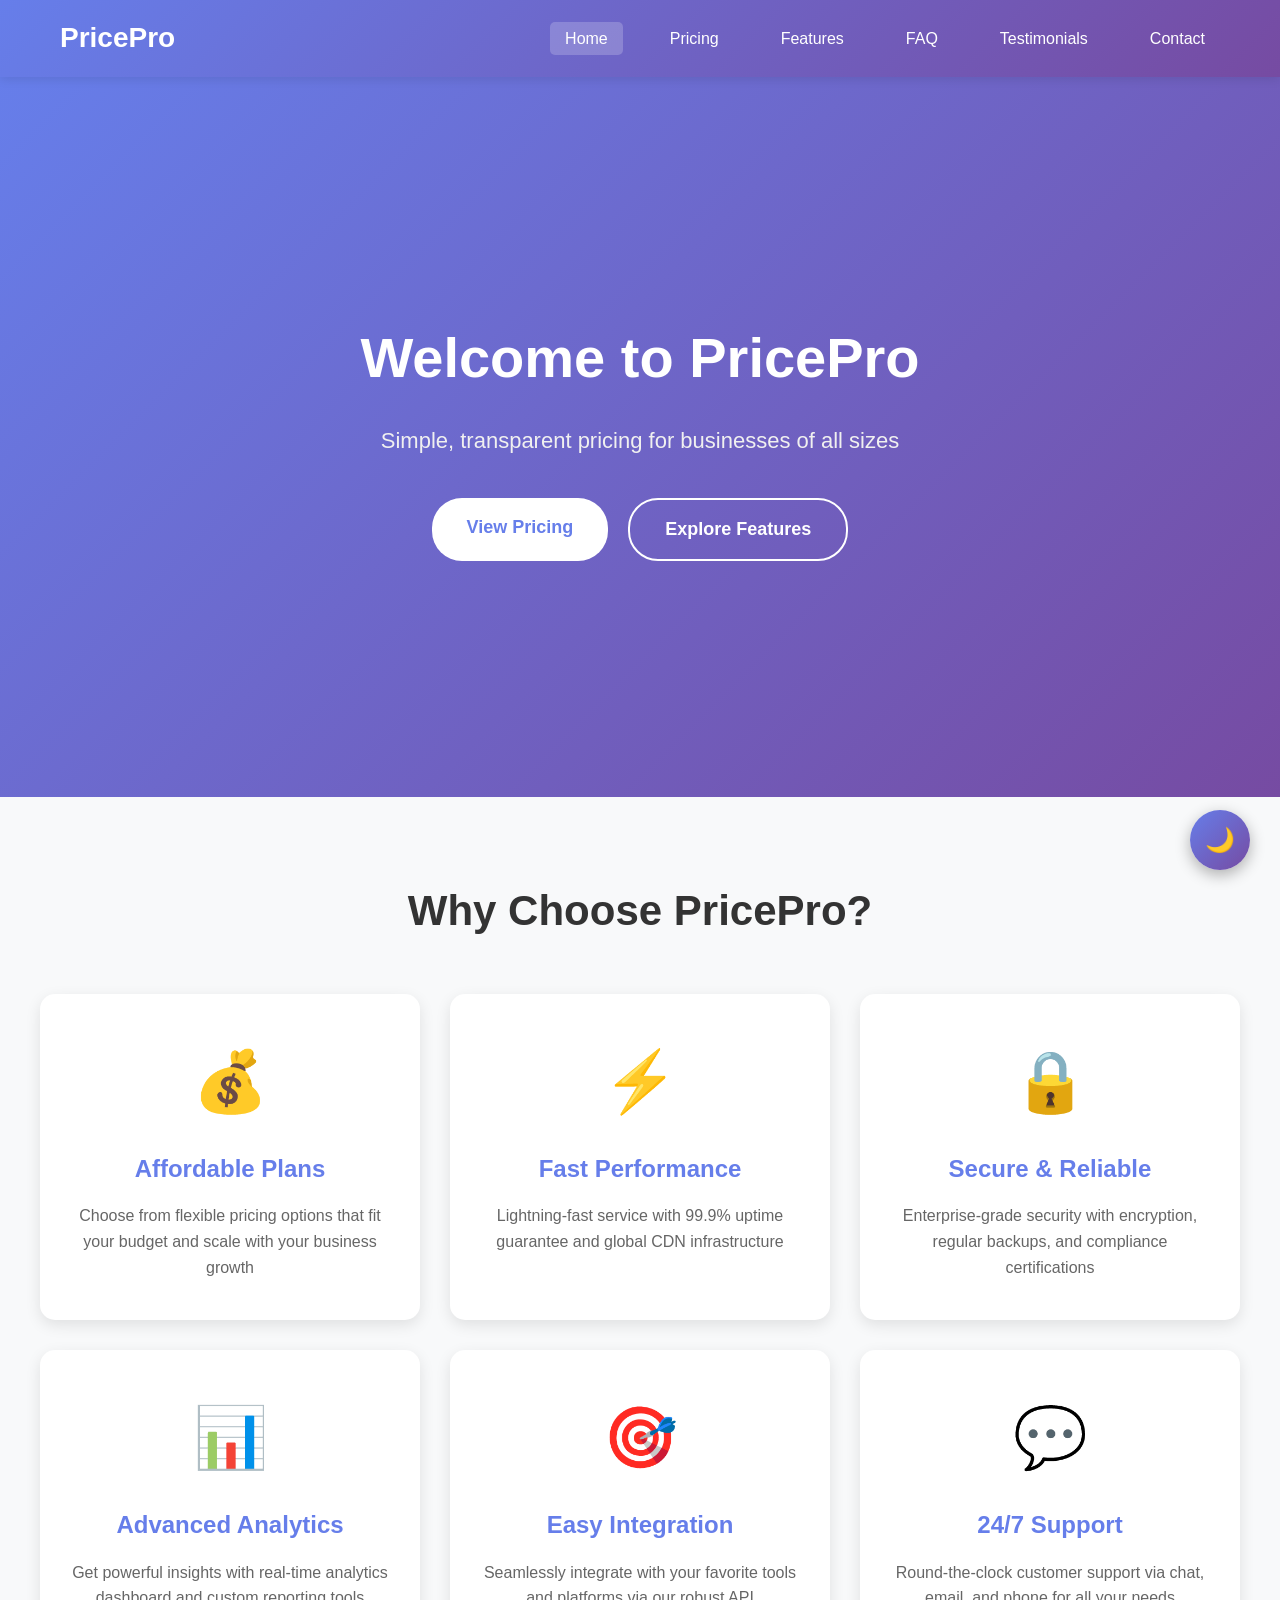
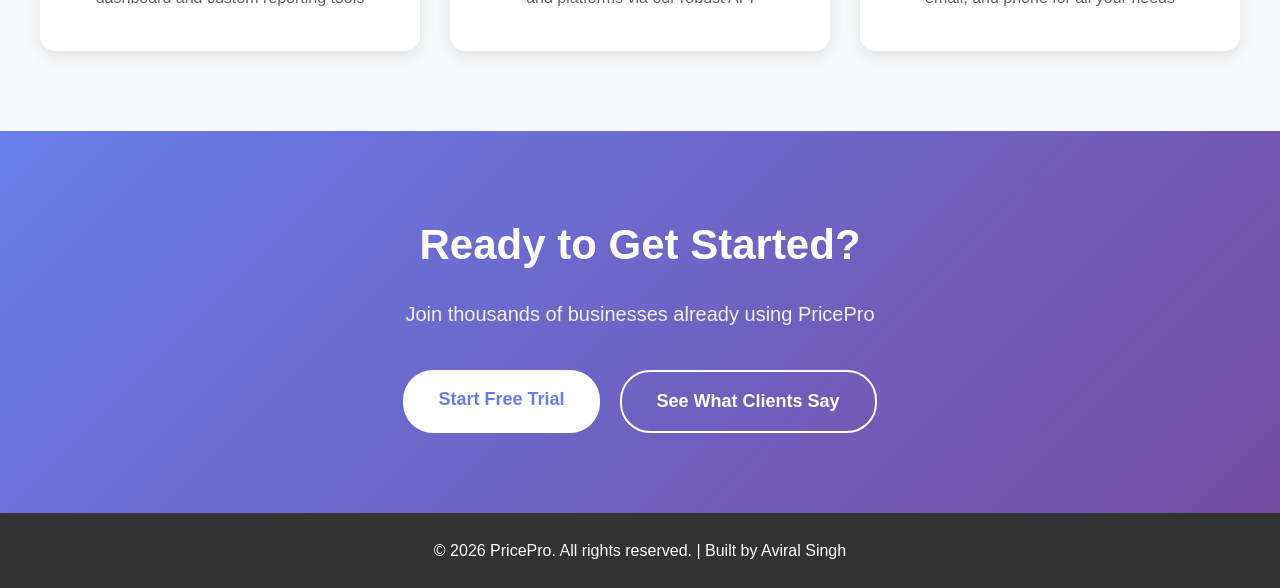
<file: index.html>
<!DOCTYPE html>
<html lang="en">
<head>
    <meta charset="UTF-8">
    <meta name="viewport" content="width=device-width, initial-scale=1.0">
    <title>PricePro - Modern Pricing Solutions</title>
    <link rel="stylesheet" href="CSS/style.css">
    <link rel="stylesheet" href="CSS/dark-mode.css">
</head>
<body>
    <!-- Navigation -->
    <nav class="navbar">
        <div class="nav-container">
            <div class="logo">PricePro</div>
            <ul class="nav-menu" id="navMenu">
                <li><a href="index.html" class="active">Home</a></li>
                <li><a href="pricing.html">Pricing</a></li>
                <li><a href="features.html">Features</a></li>
                <li><a href="faq.html">FAQ</a></li>
                <li><a href="testimonials.html">Testimonials</a></li>
                <li><a href="contact.html">Contact</a></li>
            </ul>
            <div class="hamburger" id="hamburger">
                <span></span>
                <span></span>
                <span></span>
            </div>
        </div>
    </nav>

    <!-- Hero Section -->
    <section class="hero">
        <div class="hero-content">
            <h1>Welcome to PricePro</h1>
            <p>Simple, transparent pricing for businesses of all sizes</p>
            <div class="hero-buttons">
                <a href="pricing.html" class="btn-primary">View Pricing</a>
                <a href="features.html" class="btn-secondary">Explore Features</a>
            </div>
        </div>
    </section>

    <!-- About Section -->
    <section class="about">
        <div class="container">
            <h2>Why Choose PricePro?</h2>
            <div class="about-grid">
                <div class="about-card">
                    <div class="icon">💰</div>
                    <h3>Affordable Plans</h3>
                    <p>Choose from flexible pricing options that fit your budget and scale with your business growth</p>
                </div>
                <div class="about-card">
                    <div class="icon">⚡</div>
                    <h3>Fast Performance</h3>
                    <p>Lightning-fast service with 99.9% uptime guarantee and global CDN infrastructure</p>
                </div>
                <div class="about-card">
                    <div class="icon">🔒</div>
                    <h3>Secure & Reliable</h3>
                    <p>Enterprise-grade security with encryption, regular backups, and compliance certifications</p>
                </div>
                <div class="about-card">
                    <div class="icon">📊</div>
                    <h3>Advanced Analytics</h3>
                    <p>Get powerful insights with real-time analytics dashboard and custom reporting tools</p>
                </div>
                <div class="about-card">
                    <div class="icon">🎯</div>
                    <h3>Easy Integration</h3>
                    <p>Seamlessly integrate with your favorite tools and platforms via our robust API</p>
                </div>
                <div class="about-card">
                    <div class="icon">💬</div>
                    <h3>24/7 Support</h3>
                    <p>Round-the-clock customer support via chat, email, and phone for all your needs</p>
                </div>
            </div>
        </div>
    </section>

    <!-- CTA Section -->
    <section class="cta-section">
        <div class="container">
            <div class="cta-content">
                <h2>Ready to Get Started?</h2>
                <p>Join thousands of businesses already using PricePro</p>
                <div class="cta-buttons">
                    <a href="pricing.html" class="btn-primary">Start Free Trial</a>
                    <a href="testimonials.html" class="btn-secondary">See What Clients Say</a>
                </div>
            </div>
        </div>
    </section>

    <!-- Footer -->
    <footer class="footer">
        <p>&copy; 2026 PricePro. All rights reserved. | Built by Aviral Singh</p>
    </footer>

    <!-- Dark Mode Toggle -->
    <button class="theme-toggle" id="themeToggle">🌙</button>

    <script src="JAVASCRIPT/main.js"></script>
    <script src="JAVASCRIPT/dark-mode.js"></script>
</body>
</html>
</file>
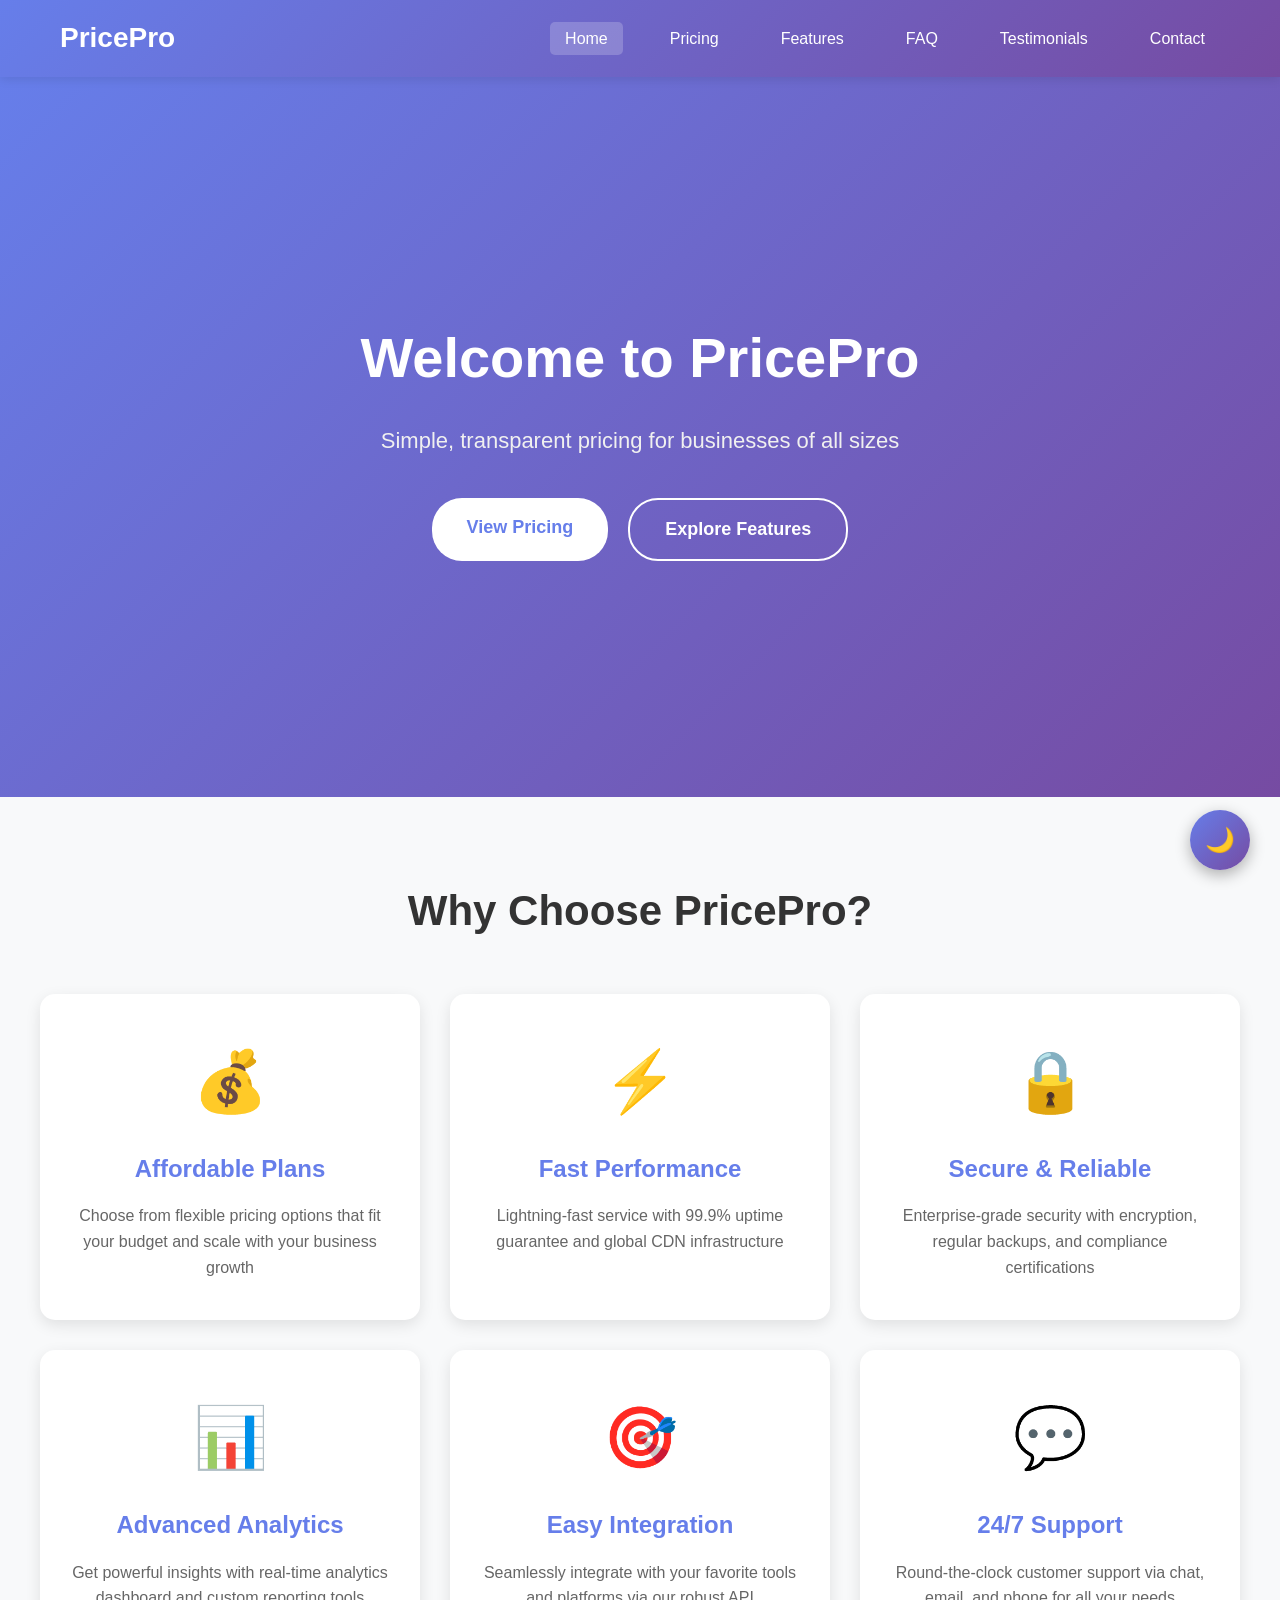
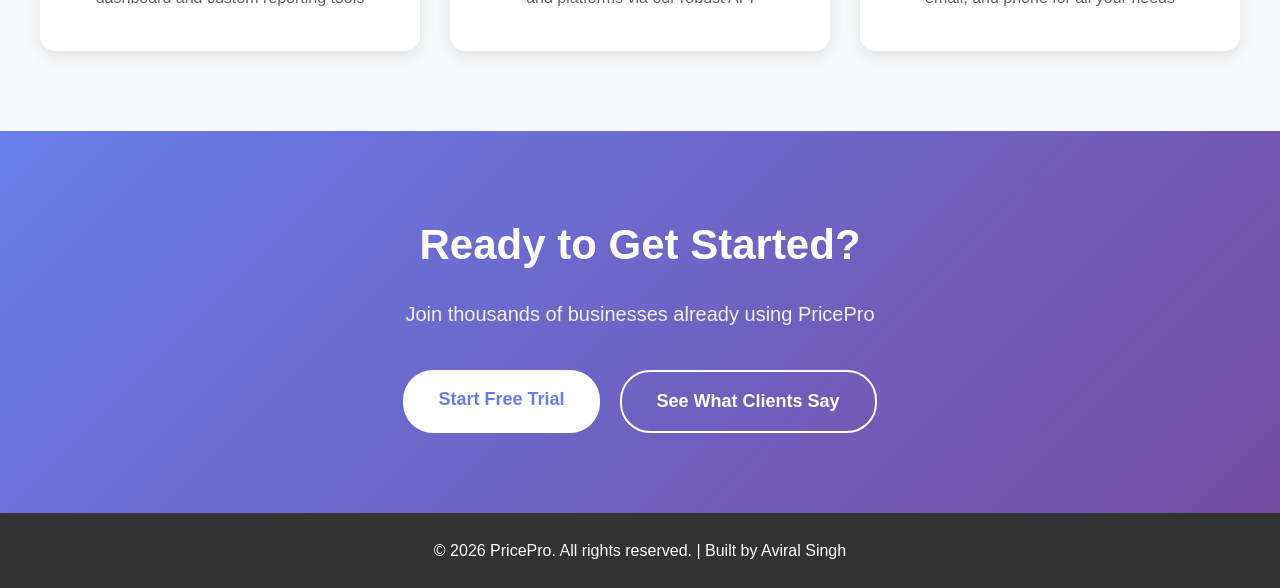
<file: HTML/index.html>
<!DOCTYPE html>
<html lang="en">
<head>
    <meta charset="UTF-8">
    <meta name="viewport" content="width=device-width, initial-scale=1.0">
    <title>PricePro - Modern Pricing Solutions</title>
    <link rel="stylesheet" href="/CSS/style.css">
    <link rel="stylesheet" href="/CSS/dark-mode.css">
</head>
<body>
    <!-- Navigation -->
    <nav class="navbar">
        <div class="nav-container">
            <div class="logo">PricePro</div>
            <ul class="nav-menu" id="navMenu">
                <li><a href="/HTML/index.html" class="active">Home</a></li>
                <li><a href="/HTML/pricing.html">Pricing</a></li>
                <li><a href="/HTML/features.html">Features</a></li>
                <li><a href="/HTML/faq.html">FAQ</a></li>
                <li><a href="/HTML/testimonials.html">Testimonials</a></li>
                <li><a href="/HTML/contact.html">Contact</a></li>
            </ul>
            <div class="hamburger" id="hamburger">
                <span></span>
                <span></span>
                <span></span>
            </div>
        </div>
    </nav>

    <!-- Hero Section -->
    <section class="hero">
        <div class="hero-content">
            <h1>Welcome to PricePro</h1>
            <p>Simple, transparent pricing for businesses of all sizes</p>
            <div class="hero-buttons">
                <a href="/HTML/pricing.html" class="btn-primary">View Pricing</a>
                <a href="/HTML/features.html" class="btn-secondary">Explore Features</a>
            </div>
        </div>
    </section>

    <!-- About Section -->
    <section class="about">
        <div class="container">
            <h2>Why Choose PricePro?</h2>
            <div class="about-grid">
                <div class="about-card">
                    <div class="icon">💰</div>
                    <h3>Affordable Plans</h3>
                    <p>Choose from flexible pricing options that fit your budget and scale with your business growth</p>
                </div>
                <div class="about-card">
                    <div class="icon">⚡</div>
                    <h3>Fast Performance</h3>
                    <p>Lightning-fast service with 99.9% uptime guarantee and global CDN infrastructure</p>
                </div>
                <div class="about-card">
                    <div class="icon">🔒</div>
                    <h3>Secure & Reliable</h3>
                    <p>Enterprise-grade security with encryption, regular backups, and compliance certifications</p>
                </div>
                <div class="about-card">
                    <div class="icon">📊</div>
                    <h3>Advanced Analytics</h3>
                    <p>Get powerful insights with real-time analytics dashboard and custom reporting tools</p>
                </div>
                <div class="about-card">
                    <div class="icon">🎯</div>
                    <h3>Easy Integration</h3>
                    <p>Seamlessly integrate with your favorite tools and platforms via our robust API</p>
                </div>
                <div class="about-card">
                    <div class="icon">💬</div>
                    <h3>24/7 Support</h3>
                    <p>Round-the-clock customer support via chat, email, and phone for all your needs</p>
                </div>
            </div>
        </div>
    </section>

    <!-- CTA Section -->
    <section class="cta-section">
        <div class="container">
            <div class="cta-content">
                <h2>Ready to Get Started?</h2>
                <p>Join thousands of businesses already using PricePro</p>
                <div class="cta-buttons">
                    <a href="/HTML/pricing.html" class="btn-primary">Start Free Trial</a>
                    <a href="/HTML/testimonials.html" class="btn-secondary">See What Clients Say</a>
                </div>
            </div>
        </div>
    </section>

    <!-- Footer -->
    <footer class="footer">
        <p>&copy; 2026 PricePro. All rights reserved. | Built by Aviral Singh</p>
    </footer>

    <!-- Dark Mode Toggle -->
    <button class="theme-toggle" id="themeToggle">🌙</button>

    <script src="/JAVASCRIPT/main.js"></script>
    <script src="/JAVASCRIPT/dark-mode.js"></script>
</body>
</html>
</file>
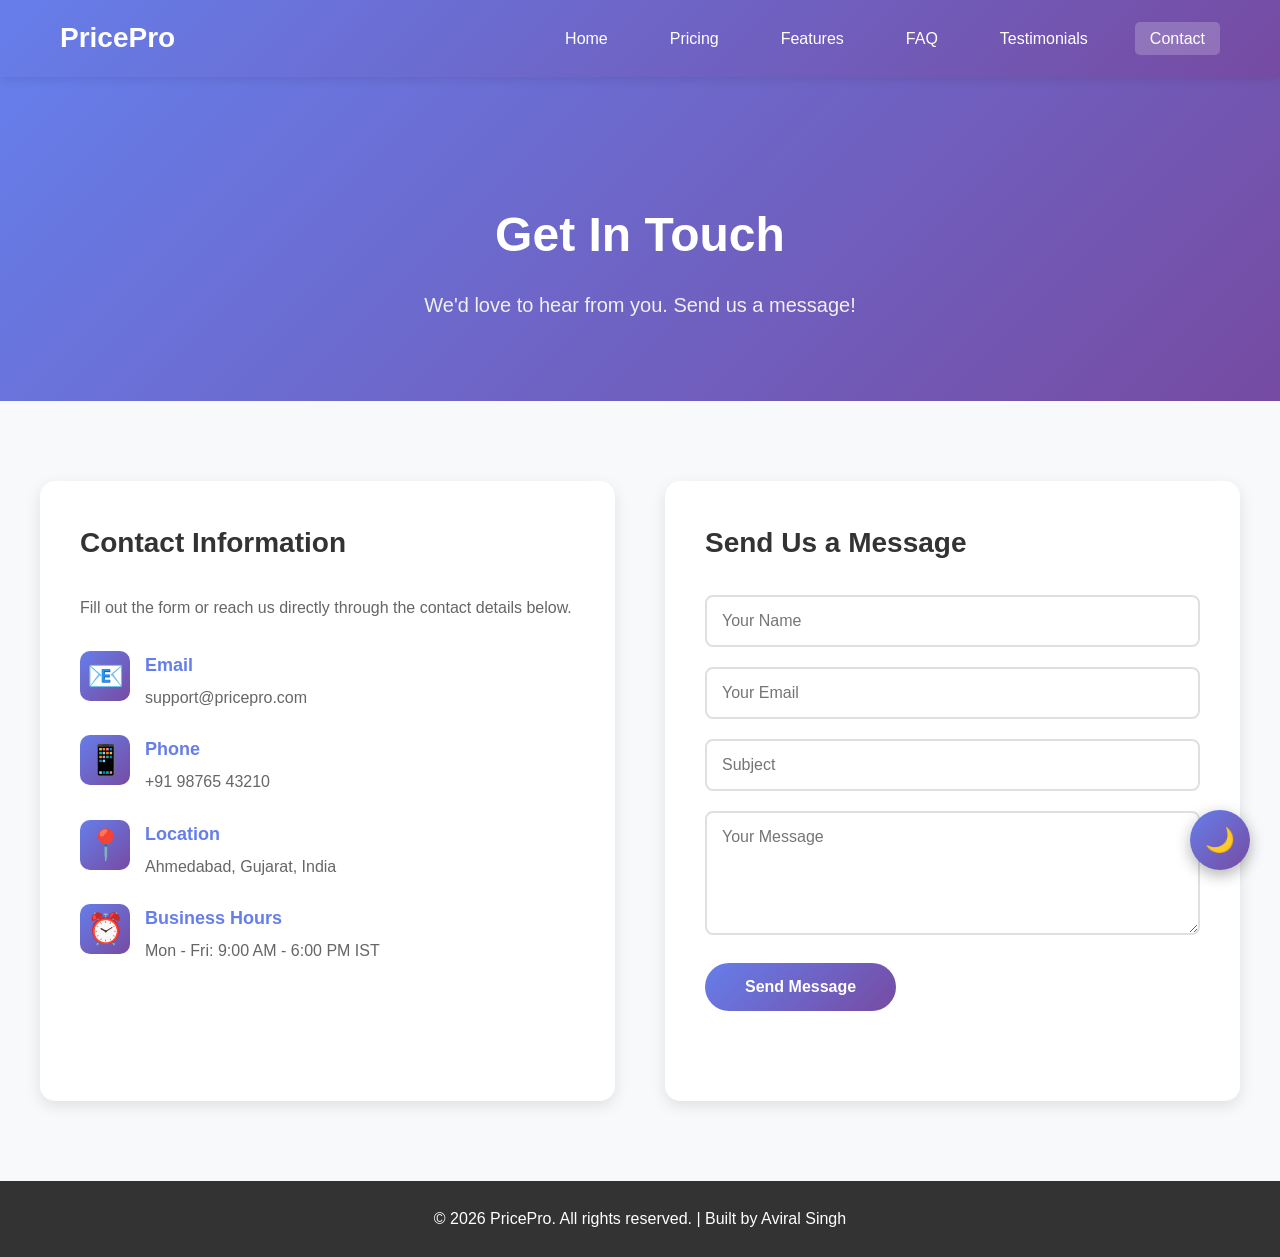
<file: contact.html>
<!DOCTYPE html>
<html lang="en">
<head>
    <meta charset="UTF-8">
    <meta name="viewport" content="width=device-width, initial-scale=1.0">
    <title>Contact Us - PricePro</title>
    <link rel="stylesheet" href="CSS/style.css">
    <link rel="stylesheet" href="CSS/contact.css">
    <link rel="stylesheet" href="CSS/dark-mode.css">
</head>
<body>
    <!-- Navigation -->
    <nav class="navbar">
        <div class="nav-container">
            <div class="logo">PricePro</div>
            <ul class="nav-menu" id="navMenu">
                <li><a href="index.html">Home</a></li>
                <li><a href="pricing.html">Pricing</a></li>
                <li><a href="features.html">Features</a></li>
                <li><a href="faq.html">FAQ</a></li>
                <li><a href="testimonials.html">Testimonials</a></li>
                <li><a href="contact.html" class="active">Contact</a></li>
            </ul>
            <div class="hamburger" id="hamburger">
                <span></span>
                <span></span>
                <span></span>
            </div>
        </div>
    </nav>

    <!-- Contact Section -->
    <section class="contact-hero">
        <h1>Get In Touch</h1>
        <p>We'd love to hear from you. Send us a message!</p>
    </section>

    <section class="contact-section">
        <div class="container">
            <div class="contact-wrapper">
                <div class="contact-info">
                    <h2>Contact Information</h2>
                    <p class="contact-desc">Fill out the form or reach us directly through the contact details below.</p>
                    
                    <div class="info-item">
                        <div class="info-icon">📧</div>
                        <div>
                            <h4>Email</h4>
                            <p>support@pricepro.com</p>
                        </div>
                    </div>
                    <div class="info-item">
                        <div class="info-icon">📱</div>
                        <div>
                            <h4>Phone</h4>
                            <p>+91 98765 43210</p>
                        </div>
                    </div>
                    <div class="info-item">
                        <div class="info-icon">📍</div>
                        <div>
                            <h4>Location</h4>
                            <p>Ahmedabad, Gujarat, India</p>
                        </div>
                    </div>
                    <div class="info-item">
                        <div class="info-icon">⏰</div>
                        <div>
                            <h4>Business Hours</h4>
                            <p>Mon - Fri: 9:00 AM - 6:00 PM IST</p>
                        </div>
                    </div>
                </div>

                <div class="contact-form">
                    <h2>Send Us a Message</h2>
                    <form id="contactForm">
                        <div class="form-group">
                            <input type="text" id="name" placeholder="Your Name" required>
                        </div>
                        <div class="form-group">
                            <input type="email" id="email" placeholder="Your Email" required>
                        </div>
                        <div class="form-group">
                            <input type="text" id="subject" placeholder="Subject" required>
                        </div>
                        <div class="form-group">
                            <textarea id="message" rows="5" placeholder="Your Message" required></textarea>
                        </div>
                        <button type="submit" class="submit-btn">Send Message</button>
                    </form>
                    <div class="form-message" id="formMessage"></div>
                </div>
            </div>
        </div>
    </section>

    <!-- Footer -->
    <footer class="footer">
        <p>&copy; 2026 PricePro. All rights reserved. | Built by Aviral Singh</p>
    </footer>

    <!-- Dark Mode Toggle -->
    <button class="theme-toggle" id="themeToggle">🌙</button>

    <script src="JAVASCRIPT/main.js"></script>
    <script src="JAVASCRIPT/dark-mode.js"></script>
</body>
</html>
</file>
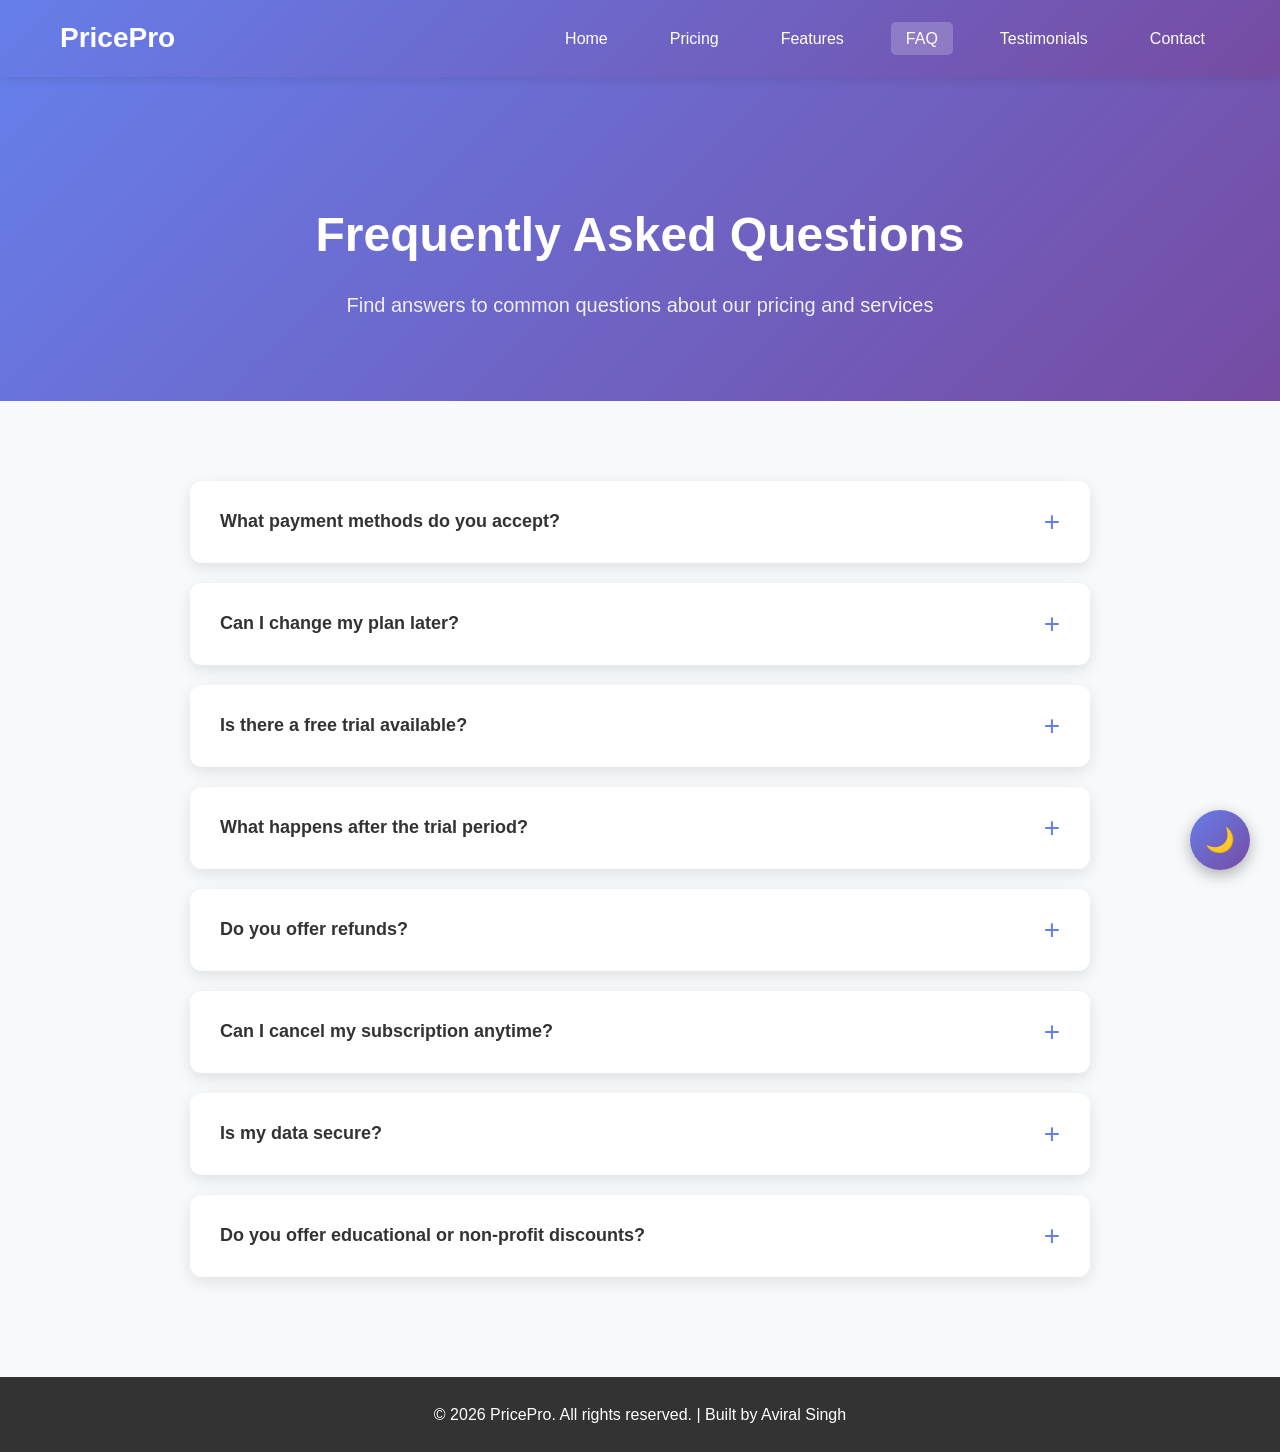
<file: faq.html>
<!DOCTYPE html>
<html lang="en">
<head>
    <meta charset="UTF-8">
    <meta name="viewport" content="width=device-width, initial-scale=1.0">
    <title>FAQ - PricePro</title>
    <link rel="stylesheet" href="/CSS/style.css">
    <link rel="stylesheet" href="/CSS/faq.css">
    <link rel="stylesheet" href="/CSS/dark-mode.css">
</head>
<body>
    <!-- Navigation -->
    <nav class="navbar">
        <div class="nav-container">
            <div class="logo">PricePro</div>
            <ul class="nav-menu" id="navMenu">
                <li><a href="index.html">Home</a></li>
                <li><a href="pricing.html">Pricing</a></li>
                <li><a href="features.html">Features</a></li>
                <li><a href="faq.html" class="active">FAQ</a></li>
                <li><a href="testimonials.html">Testimonials</a></li>
                <li><a href="contact.html">Contact</a></li>
            </ul>
            <div class="hamburger" id="hamburger">
                <span></span>
                <span></span>
                <span></span>
            </div>
        </div>
    </nav>

    <!-- FAQ Hero -->
    <section class="faq-hero">
        <h1>Frequently Asked Questions</h1>
        <p>Find answers to common questions about our pricing and services</p>
    </section>

    <!-- FAQ Section -->
    <section class="faq-section">
        <div class="container">
            <div class="faq-container">
                <!-- Question 1 -->
                <div class="faq-item">
                    <button class="faq-question">
                        <span>What payment methods do you accept?</span>
                        <span class="faq-icon">+</span>
                    </button>
                    <div class="faq-answer">
                        <p>We accept all major credit cards (Visa, MasterCard, American Express), PayPal, and bank transfers for annual plans. All payments are processed securely through our encrypted payment gateway.</p>
                    </div>
                </div>

                <!-- Question 2 -->
                <div class="faq-item">
                    <button class="faq-question">
                        <span>Can I change my plan later?</span>
                        <span class="faq-icon">+</span>
                    </button>
                    <div class="faq-answer">
                        <p>Yes! You can upgrade or downgrade your plan at any time. When upgrading, you'll be charged the prorated difference. When downgrading, the credit will be applied to your next billing cycle.</p>
                    </div>
                </div>

                <!-- Question 3 -->
                <div class="faq-item">
                    <button class="faq-question">
                        <span>Is there a free trial available?</span>
                        <span class="faq-icon">+</span>
                    </button>
                    <div class="faq-answer">
                        <p>Yes! We offer a 14-day free trial for all our plans. No credit card required. You can explore all features and decide which plan works best for you.</p>
                    </div>
                </div>

                <!-- Question 4 -->
                <div class="faq-item">
                    <button class="faq-question">
                        <span>What happens after the trial period?</span>
                        <span class="faq-icon">+</span>
                    </button>
                    <div class="faq-answer">
                        <p>After your trial ends, you'll need to select a paid plan to continue using our service. Your data will be preserved for 30 days if you choose not to subscribe immediately.</p>
                    </div>
                </div>

                <!-- Question 5 -->
                <div class="faq-item">
                    <button class="faq-question">
                        <span>Do you offer refunds?</span>
                        <span class="faq-icon">+</span>
                    </button>
                    <div class="faq-answer">
                        <p>We offer a 30-day money-back guarantee on all annual plans. If you're not satisfied within the first 30 days, contact our support team for a full refund.</p>
                    </div>
                </div>

                <!-- Question 6 -->
                <div class="faq-item">
                    <button class="faq-question">
                        <span>Can I cancel my subscription anytime?</span>
                        <span class="faq-icon">+</span>
                    </button>
                    <div class="faq-answer">
                        <p>Absolutely! You can cancel your subscription at any time from your account settings. You'll retain access until the end of your current billing period.</p>
                    </div>
                </div>

                <!-- Question 7 -->
                <div class="faq-item">
                    <button class="faq-question">
                        <span>Is my data secure?</span>
                        <span class="faq-icon">+</span>
                    </button>
                    <div class="faq-answer">
                        <p>Yes! We use bank-level 256-bit SSL encryption, regular security audits, and comply with GDPR and SOC 2 standards. Your data is backed up daily and stored in secure data centers.</p>
                    </div>
                </div>

                <!-- Question 8 -->
                <div class="faq-item">
                    <button class="faq-question">
                        <span>Do you offer educational or non-profit discounts?</span>
                        <span class="faq-icon">+</span>
                    </button>
                    <div class="faq-answer">
                        <p>Yes! We offer special discounts for educational institutions and registered non-profit organizations. Contact our sales team with your credentials for more information.</p>
                    </div>
                </div>
            </div>
        </div>
    </section>

    <!-- Footer -->
    <footer class="footer">
        <p>&copy; 2026 PricePro. All rights reserved. | Built by Aviral Singh</p>
    </footer>

    <!-- Dark Mode Toggle -->
    <button class="theme-toggle" id="themeToggle">🌙</button>

    <script src="JAVASCRIPT/main.js"></script>
    <script src="JAVASCRIPT/faq.js"></script>
    <script src="JAVASCRIPT/dark-mode.js"></script>
</body>
</html>
</file>
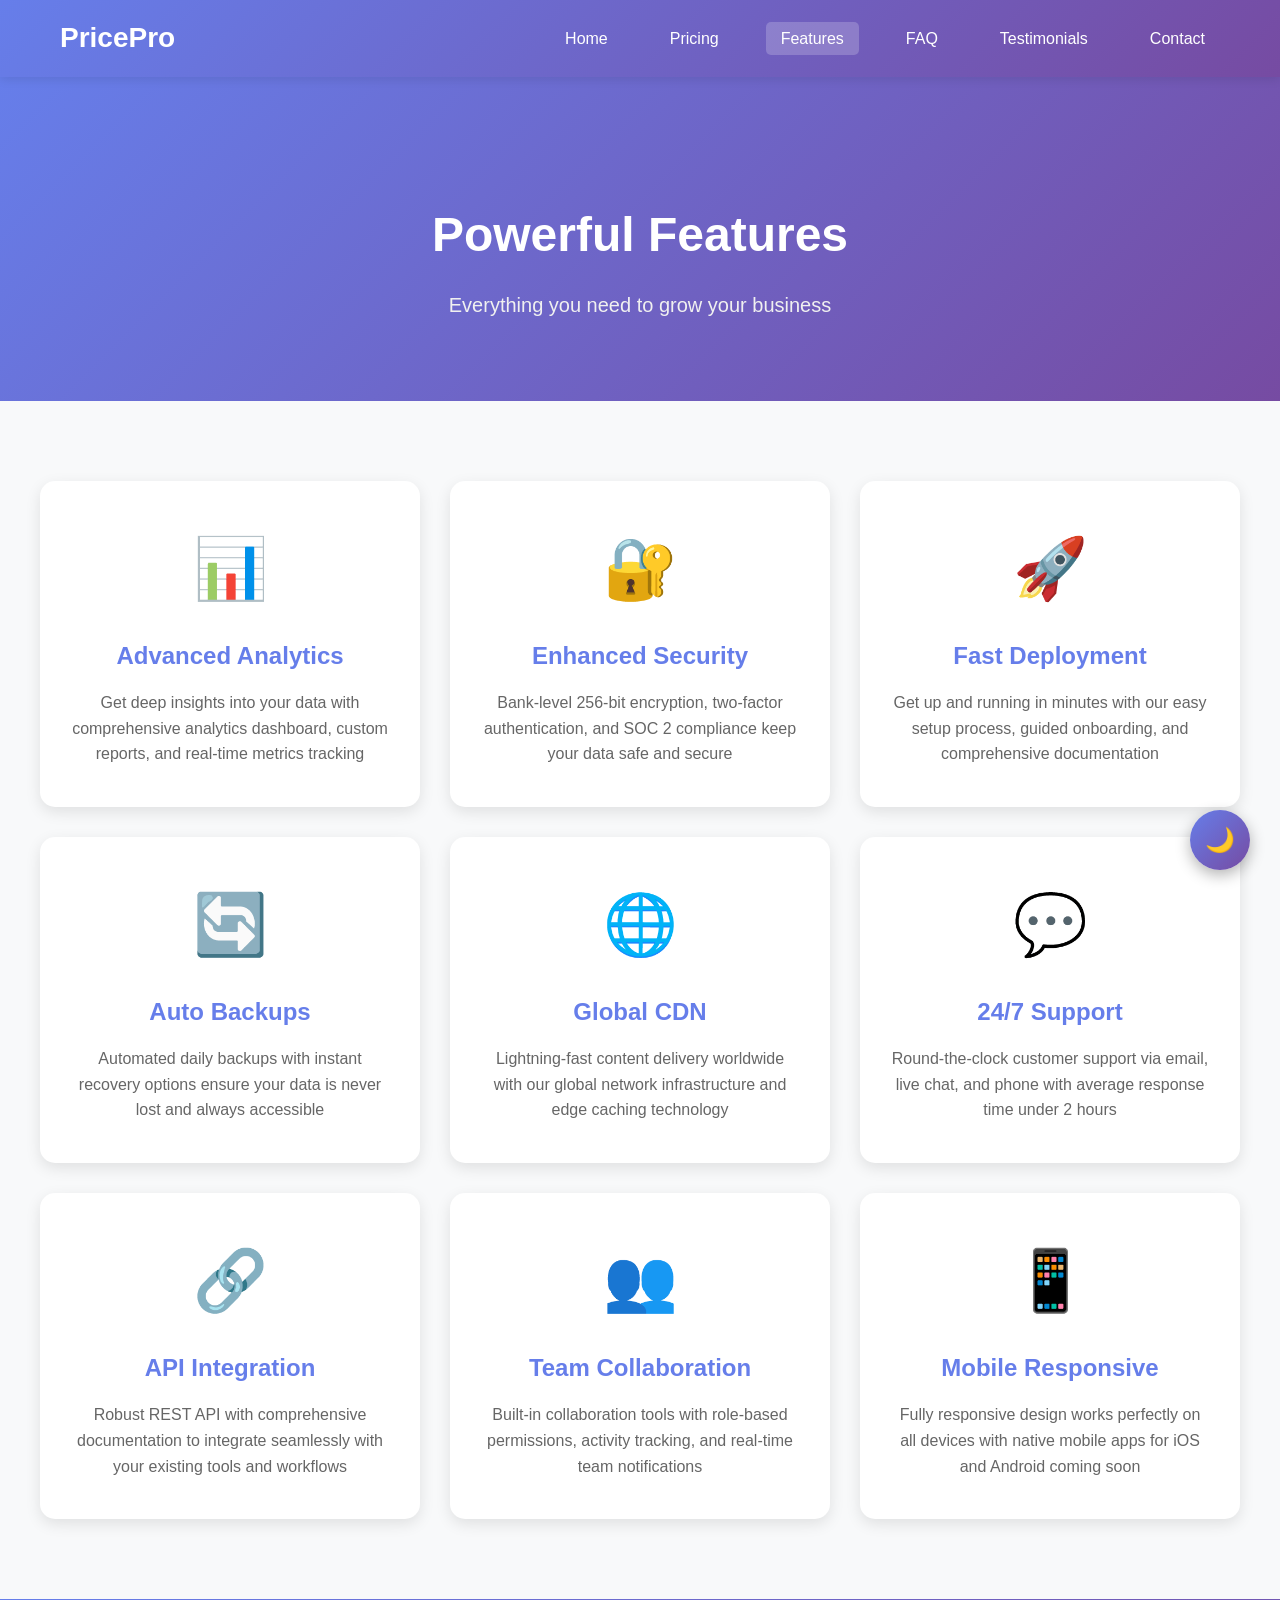
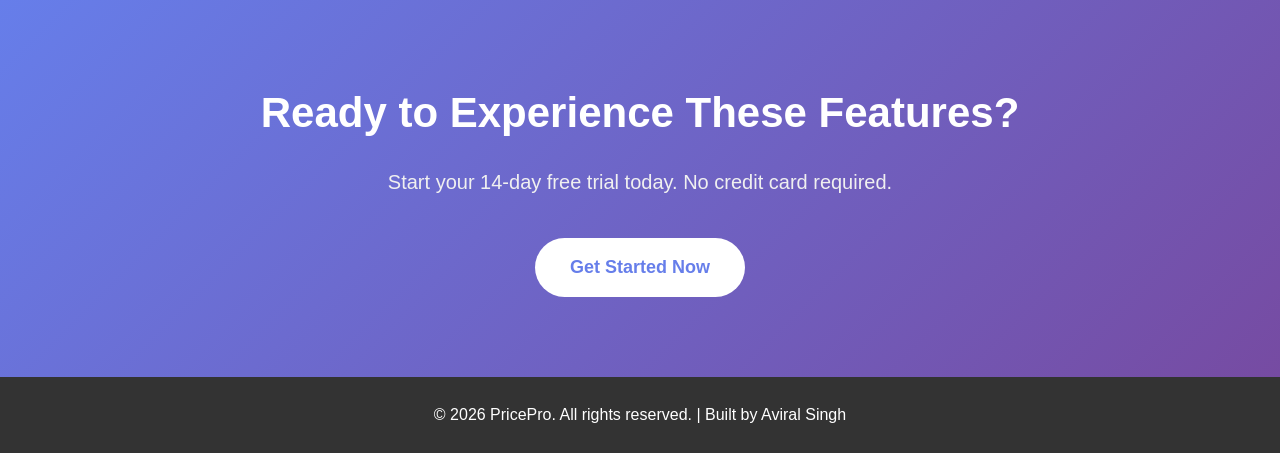
<file: features.html>
<!DOCTYPE html>
<html lang="en">
<head>
    <meta charset="UTF-8">
    <meta name="viewport" content="width=device-width, initial-scale=1.0">
    <title>Features - PricePro</title>
    <link rel="stylesheet" href="CSS/style.css">
    <link rel="stylesheet" href="CSS/features.css">
    <link rel="stylesheet" href="CSS/dark-mode.css">
</head>
<body>
    <!-- Navigation -->
    <nav class="navbar">
        <div class="nav-container">
            <div class="logo">PricePro</div>
            <ul class="nav-menu" id="navMenu">
                <li><a href="index.html">Home</a></li>
                <li><a href="pricing.html">Pricing</a></li>
                <li><a href="features.html" class="active">Features</a></li>
                <li><a href="faq.html">FAQ</a></li>
                <li><a href="testimonials.html">Testimonials</a></li>
                <li><a href="contact.html">Contact</a></li>
            </ul>
            <div class="hamburger" id="hamburger">
                <span></span>
                <span></span>
                <span></span>
            </div>
        </div>
    </nav>

    <!-- Features Section -->
    <section class="features-hero">
        <h1>Powerful Features</h1>
        <p>Everything you need to grow your business</p>
    </section>

    <section class="features-section">
        <div class="container">
            <div class="features-grid">
                <div class="feature-card">
                    <div class="feature-icon">📊</div>
                    <h3>Advanced Analytics</h3>
                    <p>Get deep insights into your data with comprehensive analytics dashboard, custom reports, and real-time metrics tracking</p>
                </div>
                <div class="feature-card">
                    <div class="feature-icon">🔐</div>
                    <h3>Enhanced Security</h3>
                    <p>Bank-level 256-bit encryption, two-factor authentication, and SOC 2 compliance keep your data safe and secure</p>
                </div>
                <div class="feature-card">
                    <div class="feature-icon">🚀</div>
                    <h3>Fast Deployment</h3>
                    <p>Get up and running in minutes with our easy setup process, guided onboarding, and comprehensive documentation</p>
                </div>
                <div class="feature-card">
                    <div class="feature-icon">🔄</div>
                    <h3>Auto Backups</h3>
                    <p>Automated daily backups with instant recovery options ensure your data is never lost and always accessible</p>
                </div>
                <div class="feature-card">
                    <div class="feature-icon">🌐</div>
                    <h3>Global CDN</h3>
                    <p>Lightning-fast content delivery worldwide with our global network infrastructure and edge caching technology</p>
                </div>
                <div class="feature-card">
                    <div class="feature-icon">💬</div>
                    <h3>24/7 Support</h3>
                    <p>Round-the-clock customer support via email, live chat, and phone with average response time under 2 hours</p>
                </div>
                <div class="feature-card">
                    <div class="feature-icon">🔗</div>
                    <h3>API Integration</h3>
                    <p>Robust REST API with comprehensive documentation to integrate seamlessly with your existing tools and workflows</p>
                </div>
                <div class="feature-card">
                    <div class="feature-icon">👥</div>
                    <h3>Team Collaboration</h3>
                    <p>Built-in collaboration tools with role-based permissions, activity tracking, and real-time team notifications</p>
                </div>
                <div class="feature-card">
                    <div class="feature-icon">📱</div>
                    <h3>Mobile Responsive</h3>
                    <p>Fully responsive design works perfectly on all devices with native mobile apps for iOS and Android coming soon</p>
                </div>
            </div>
        </div>
    </section>

    <!-- CTA Section -->
    <section class="features-cta">
        <div class="container">
            <h2>Ready to Experience These Features?</h2>
            <p>Start your 14-day free trial today. No credit card required.</p>
            <a href="pricing.html" class="btn-primary">Get Started Now</a>
        </div>
    </section>

    <!-- Footer -->
    <footer class="footer">
        <p>&copy; 2026 PricePro. All rights reserved. | Built by Aviral Singh</p>
    </footer>

    <!-- Dark Mode Toggle -->
    <button class="theme-toggle" id="themeToggle">🌙</button>

    <script src="JAVASCRIPT/main.js"></script>
    <script src="JAVASCRIPT/dark-mode.js"></script>
</body>
</html>
</file>
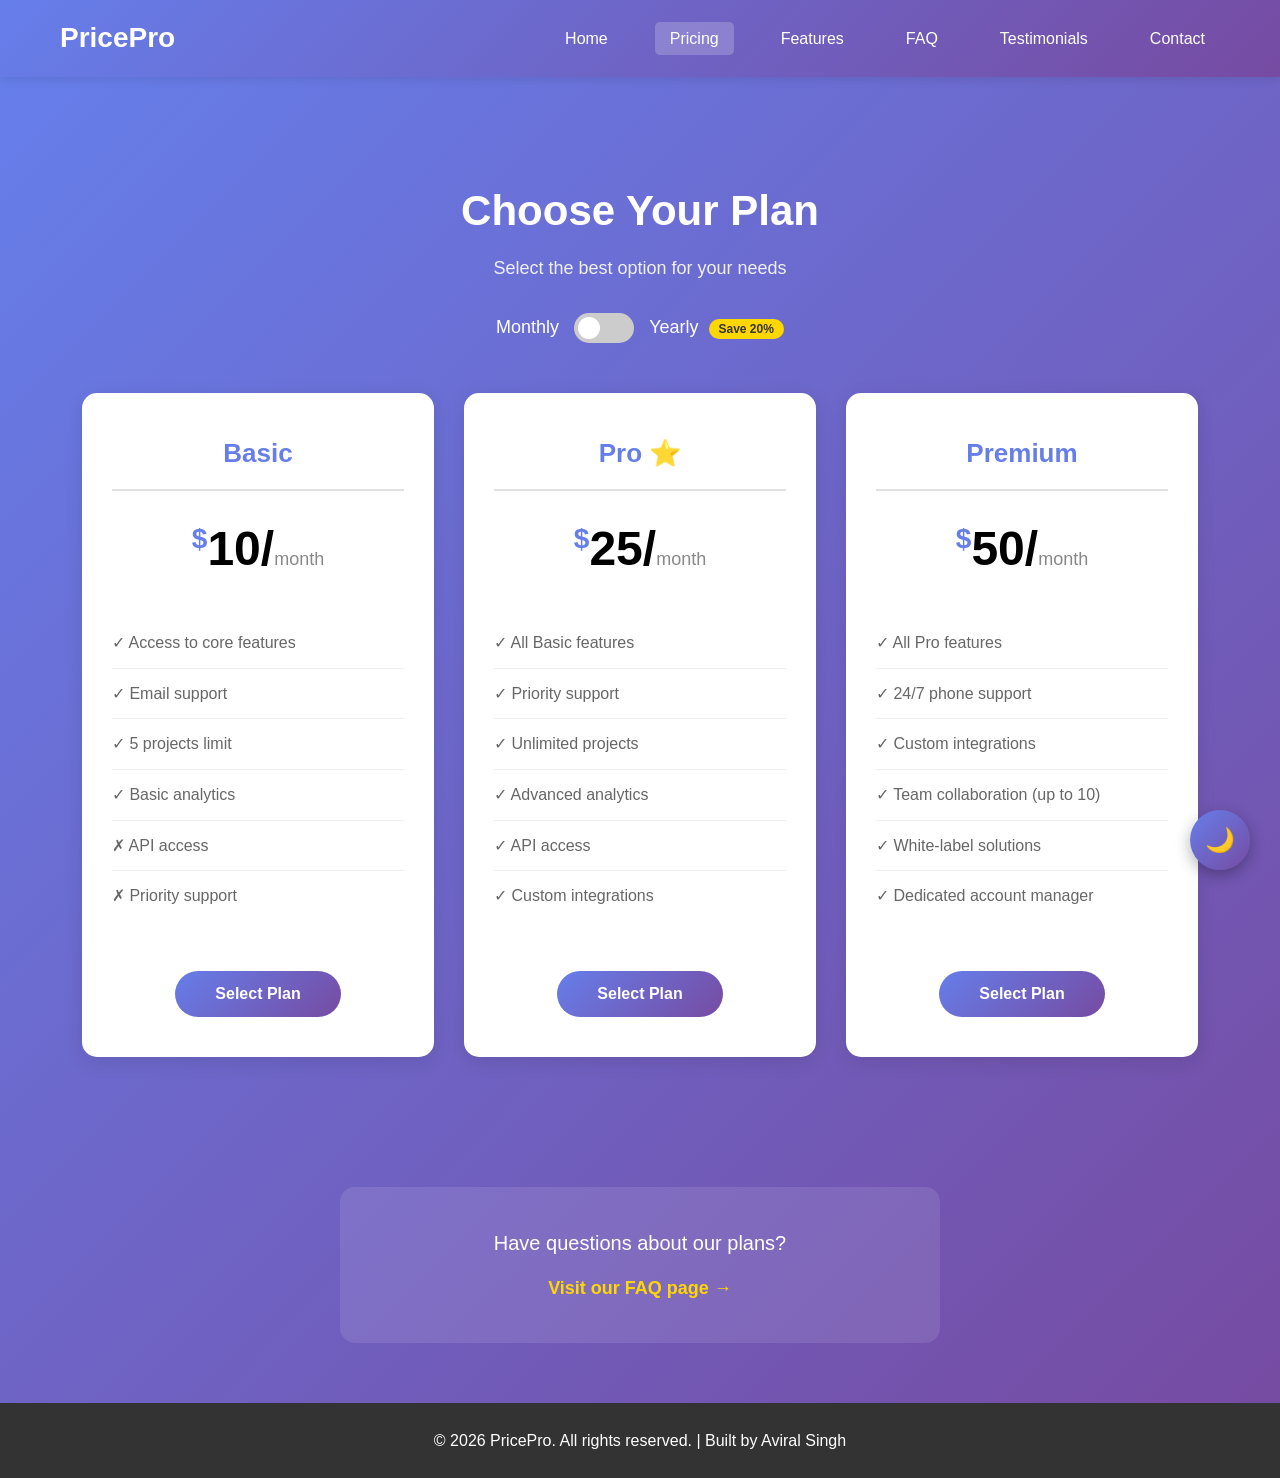
<file: pricing.html>
<!DOCTYPE html>
<html lang="en">
<head>
    <meta charset="UTF-8">
    <meta name="viewport" content="width=device-width, initial-scale=1.0">
    <title>Pricing Plans - PricePro</title>
    <link rel="stylesheet" href="CSS/style.css">
    <link rel="stylesheet" href="CSS/pricing.css">
    <link rel="stylesheet" href="CSS/dark-mode.css">
</head>
<body>
    <!-- Navigation -->
    <nav class="navbar">
        <div class="nav-container">
            <div class="logo">PricePro</div>
            <ul class="nav-menu" id="navMenu">
                <li><a href="index.html">Home</a></li>
                <li><a href="pricing.html" class="active">Pricing</a></li>
                <li><a href="features.html">Features</a></li>
                <li><a href="faq.html">FAQ</a></li>
                <li><a href="testimonials.html">Testimonials</a></li>
                <li><a href="contact.html">Contact</a></li>
            </ul>
            <div class="hamburger" id="hamburger">
                <span></span>
                <span></span>
                <span></span>
            </div>
        </div>
    </nav>

    <!-- Pricing Section -->
    <div class="pricing-container">
        <h2>Choose Your Plan</h2>
        <h3>Select the best option for your needs</h3>
        
        <!-- Billing Toggle -->
        <div class="toggle-container">
            <span class="toggle-label">Monthly</span>
            <label class="switch">
                <input type="checkbox" id="billingToggle">
                <span class="slider"></span>
            </label>
            <span class="toggle-label">Yearly <span class="discount">Save 20%</span></span>
        </div>
        
        <div class="price-row">
            <!-- Basic Plan -->
            <div class="price-col" data-plan="basic">
                <p>Basic</p>
                <hr>
                <h3><span class="currency">$</span><span class="price" data-monthly="10" data-yearly="96">10</span>/<span class="period">month</span></h3>
                <ul>
                    <li>✓ Access to core features</li>
                    <li>✓ Email support</li>
                    <li>✓ 5 projects limit</li>
                    <li>✓ Basic analytics</li>
                    <li>✗ API access</li>
                    <li>✗ Priority support</li>
                </ul>
                <button class="select-btn">Select Plan</button>
            </div>
            
            <!-- Pro Plan -->
            <div class="price-col" data-plan="pro">
                <p>Pro ⭐</p>
                <hr>
                <h3><span class="currency">$</span><span class="price" data-monthly="25" data-yearly="240">25</span>/<span class="period">month</span></h3>
                <ul>
                    <li>✓ All Basic features</li>
                    <li>✓ Priority support</li>
                    <li>✓ Unlimited projects</li>
                    <li>✓ Advanced analytics</li>
                    <li>✓ API access</li>
                    <li>✓ Custom integrations</li>
                </ul>
                <button class="select-btn">Select Plan</button>
            </div>
            
            <!-- Premium Plan -->
            <div class="price-col" data-plan="premium">
                <p>Premium</p>
                <hr>
                <h3><span class="currency">$</span><span class="price" data-monthly="50" data-yearly="480">50</span>/<span class="period">month</span></h3>
                <ul>
                    <li>✓ All Pro features</li>
                    <li>✓ 24/7 phone support</li>
                    <li>✓ Custom integrations</li>
                    <li>✓ Team collaboration (up to 10)</li>
                    <li>✓ White-label solutions</li>
                    <li>✓ Dedicated account manager</li>
                </ul>
                <button class="select-btn">Select Plan</button>
            </div>
        </div>
        
        <!-- Selection Message -->
        <div class="selection-message" id="selectionMessage"></div>

        <!-- FAQ Link -->
        <div class="pricing-cta">
            <p>Have questions about our plans?</p>
            <a href="faq.html" class="faq-link">Visit our FAQ page →</a>
        </div>
    </div>

    <!-- Footer -->
    <footer class="footer">
        <p>&copy; 2026 PricePro. All rights reserved. | Built by Aviral Singh</p>
    </footer>

    <!-- Dark Mode Toggle -->
    <button class="theme-toggle" id="themeToggle">🌙</button>

    <script src="JAVASCRIPT/main.js"></script>
    <script src="JAVASCRIPT/pricing.js"></script>
    <script src="JAVASCRIPT/dark-mode.js"></script>
</body>
</html>
</file>
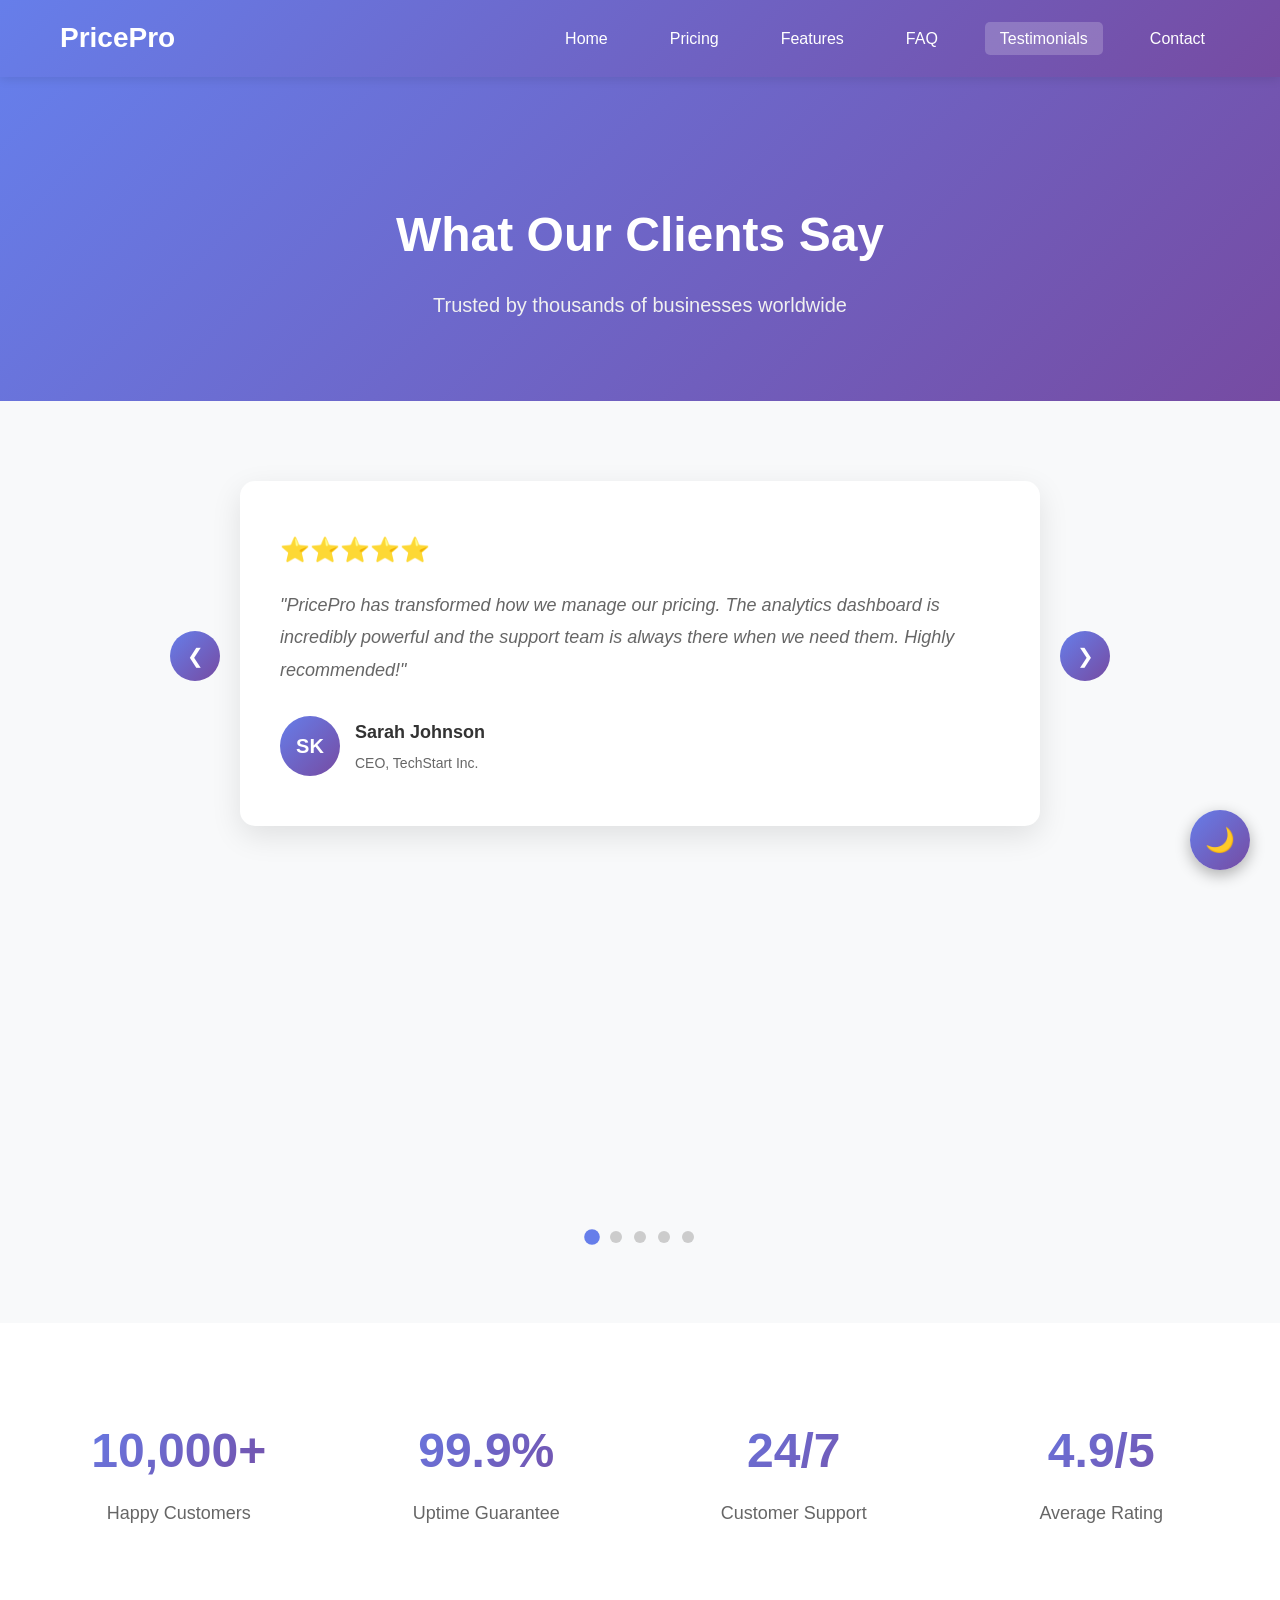
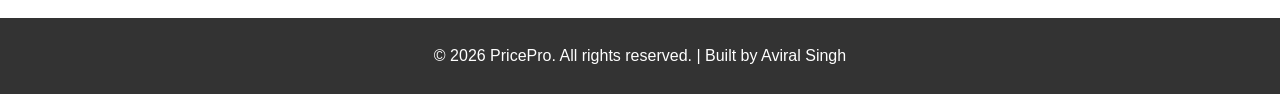
<file: testimonials.html>
<!DOCTYPE html>
<html lang="en">
<head>
    <meta charset="UTF-8">
    <meta name="viewport" content="width=device-width, initial-scale=1.0">
    <title>Testimonials - PricePro</title>
    <link rel="stylesheet" href="CSS/style.css">
    <link rel="stylesheet" href="CSS/testimonials.css">
    <link rel="stylesheet" href="CSS/dark-mode.css">
</head>
<body>
    <!-- Navigation -->
    <nav class="navbar">
        <div class="nav-container">
            <div class="logo">PricePro</div>
            <ul class="nav-menu" id="navMenu">
                <li><a href="index.html">Home</a></li>
                <li><a href="pricing.html">Pricing</a></li>
                <li><a href="features.html">Features</a></li>
                <li><a href="faq.html">FAQ</a></li>
                <li><a href="testimonials.html" class="active">Testimonials</a></li>
                <li><a href="contact.html">Contact</a></li>
            </ul>
            <div class="hamburger" id="hamburger">
                <span></span>
                <span></span>
                <span></span>
            </div>
        </div>
    </nav>

    <!-- Testimonials Hero -->
    <section class="testimonials-hero">
        <h1>What Our Clients Say</h1>
        <p>Trusted by thousands of businesses worldwide</p>
    </section>

    <!-- Testimonials Slider -->
    <section class="testimonials-section">
        <div class="container">
            <div class="testimonials-slider">
                <button class="slider-btn prev-btn" id="prevBtn">❮</button>
                
                <div class="testimonial-card active">
                    <div class="stars">⭐⭐⭐⭐⭐</div>
                    <p class="testimonial-text">"PricePro has transformed how we manage our pricing. The analytics dashboard is incredibly powerful and the support team is always there when we need them. Highly recommended!"</p>
                    <div class="testimonial-author">
                        <div class="author-avatar">SK</div>
                        <div class="author-info">
                            <h4>Sarah Johnson</h4>
                            <p>CEO, TechStart Inc.</p>
                        </div>
                    </div>
                </div>

                <div class="testimonial-card">
                    <div class="stars">⭐⭐⭐⭐⭐</div>
                    <p class="testimonial-text">"The best pricing solution we've used. The interface is intuitive, features are comprehensive, and the ROI has been exceptional. We switched from our previous provider and couldn't be happier."</p>
                    <div class="testimonial-author">
                        <div class="author-avatar">MP</div>
                        <div class="author-info">
                            <h4>Michael Patel</h4>
                            <p>Founder, GrowthLabs</p>
                        </div>
                    </div>
                </div>

                <div class="testimonial-card">
                    <div class="stars">⭐⭐⭐⭐⭐</div>
                    <p class="testimonial-text">"Outstanding service and incredible value for money. The team collaboration features have made it so easy to work with our remote team. This is exactly what we needed!"</p>
                    <div class="testimonial-author">
                        <div class="author-avatar">EC</div>
                        <div class="author-info">
                            <h4>Emily Chen</h4>
                            <p>Marketing Director, CloudWave</p>
                        </div>
                    </div>
                </div>

                <div class="testimonial-card">
                    <div class="stars">⭐⭐⭐⭐⭐</div>
                    <p class="testimonial-text">"We've been using PricePro for over a year now and it's been a game changer. The automation features save us hours every week. The customer support is top-notch too!"</p>
                    <div class="testimonial-author">
                        <div class="author-avatar">RK</div>
                        <div class="author-info">
                            <h4>Rajesh Kumar</h4>
                            <p>COO, DataFlow Solutions</p>
                        </div>
                    </div>
                </div>

                <div class="testimonial-card">
                    <div class="stars">⭐⭐⭐⭐⭐</div>
                    <p class="testimonial-text">"Simple, powerful, and affordable. PricePro checks all the boxes. The onboarding process was smooth and we were up and running within minutes. Can't ask for more!"</p>
                    <div class="testimonial-author">
                        <div class="author-avatar">LD</div>
                        <div class="author-info">
                            <h4>Lisa Davidson</h4>
                            <p>Product Manager, InnovateCo</p>
                        </div>
                    </div>
                </div>

                <button class="slider-btn next-btn" id="nextBtn">❯</button>
            </div>

            <!-- Slider Indicators -->
            <div class="slider-indicators" id="indicators"></div>
        </div>
    </section>

    <!-- Stats Section -->
    <section class="stats-section">
        <div class="container">
            <div class="stats-grid">
                <div class="stat-card">
                    <h3>10,000+</h3>
                    <p>Happy Customers</p>
                </div>
                <div class="stat-card">
                    <h3>99.9%</h3>
                    <p>Uptime Guarantee</p>
                </div>
                <div class="stat-card">
                    <h3>24/7</h3>
                    <p>Customer Support</p>
                </div>
                <div class="stat-card">
                    <h3>4.9/5</h3>
                    <p>Average Rating</p>
                </div>
            </div>
        </div>
    </section>

    <!-- Footer -->
    <footer class="footer">
        <p>&copy; 2026 PricePro. All rights reserved. | Built by Aviral Singh</p>
    </footer>

    <!-- Dark Mode Toggle -->
    <button class="theme-toggle" id="themeToggle">🌙</button>

    <script src="JAVASCRIPT/main.js"></script>
    <script src="JAVASCRIPT/testimonials.js"></script>
    <script src="JAVASCRIPT/dark-mode.js"></script>
</body>
</html>
</file>
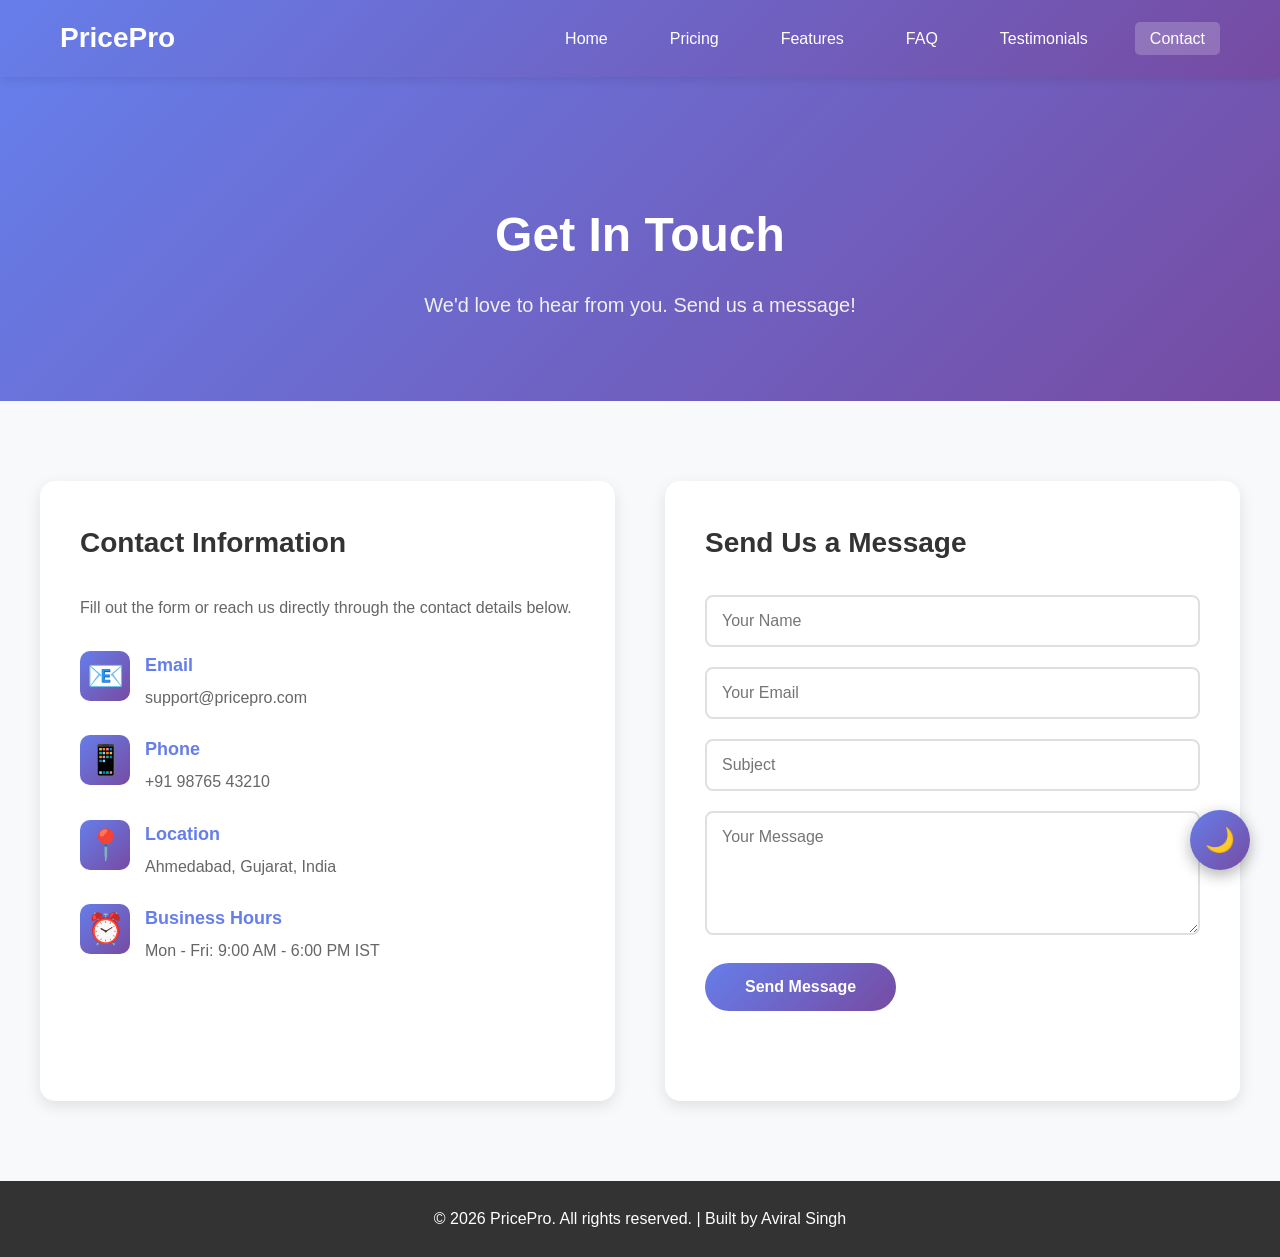
<file: HTML/contact.html>
<!DOCTYPE html>
<html lang="en">
<head>
    <meta charset="UTF-8">
    <meta name="viewport" content="width=device-width, initial-scale=1.0">
    <title>Contact Us - PricePro</title>
    <link rel="stylesheet" href="/CSS/style.css">
    <link rel="stylesheet" href="/CSS/contact.css">
    <link rel="stylesheet" href="/CSS/dark-mode.css">
</head>
<body>
    <!-- Navigation -->
    <nav class="navbar">
        <div class="nav-container">
            <div class="logo">PricePro</div>
            <ul class="nav-menu" id="navMenu">
                <li><a href="/HTML/index.html">Home</a></li>
                <li><a href="/HTML/pricing.html">Pricing</a></li>
                <li><a href="/HTML/features.html">Features</a></li>
                <li><a href="/HTML/faq.html">FAQ</a></li>
                <li><a href="/HTML/testimonials.html">Testimonials</a></li>
                <li><a href="/HTML/contact.html" class="active">Contact</a></li>
            </ul>
            <div class="hamburger" id="hamburger">
                <span></span>
                <span></span>
                <span></span>
            </div>
        </div>
    </nav>

    <!-- Contact Section -->
    <section class="contact-hero">
        <h1>Get In Touch</h1>
        <p>We'd love to hear from you. Send us a message!</p>
    </section>

    <section class="contact-section">
        <div class="container">
            <div class="contact-wrapper">
                <div class="contact-info">
                    <h2>Contact Information</h2>
                    <p class="contact-desc">Fill out the form or reach us directly through the contact details below.</p>
                    
                    <div class="info-item">
                        <div class="info-icon">📧</div>
                        <div>
                            <h4>Email</h4>
                            <p>support@pricepro.com</p>
                        </div>
                    </div>
                    <div class="info-item">
                        <div class="info-icon">📱</div>
                        <div>
                            <h4>Phone</h4>
                            <p>+91 98765 43210</p>
                        </div>
                    </div>
                    <div class="info-item">
                        <div class="info-icon">📍</div>
                        <div>
                            <h4>Location</h4>
                            <p>Ahmedabad, Gujarat, India</p>
                        </div>
                    </div>
                    <div class="info-item">
                        <div class="info-icon">⏰</div>
                        <div>
                            <h4>Business Hours</h4>
                            <p>Mon - Fri: 9:00 AM - 6:00 PM IST</p>
                        </div>
                    </div>
                </div>

                <div class="contact-form">
                    <h2>Send Us a Message</h2>
                    <form id="contactForm">
                        <div class="form-group">
                            <input type="text" id="name" placeholder="Your Name" required>
                        </div>
                        <div class="form-group">
                            <input type="email" id="email" placeholder="Your Email" required>
                        </div>
                        <div class="form-group">
                            <input type="text" id="subject" placeholder="Subject" required>
                        </div>
                        <div class="form-group">
                            <textarea id="message" rows="5" placeholder="Your Message" required></textarea>
                        </div>
                        <button type="submit" class="submit-btn">Send Message</button>
                    </form>
                    <div class="form-message" id="formMessage"></div>
                </div>
            </div>
        </div>
    </section>

    <!-- Footer -->
    <footer class="footer">
        <p>&copy; 2026 PricePro. All rights reserved. | Built by Aviral Singh</p>
    </footer>

    <!-- Dark Mode Toggle -->
    <button class="theme-toggle" id="themeToggle">🌙</button>

    <script src="/JAVASCRIPT/main.js"></script>
    <script src="/JAVASCRIPT/dark-mode.js"></script>
</body>
</html>
</file>
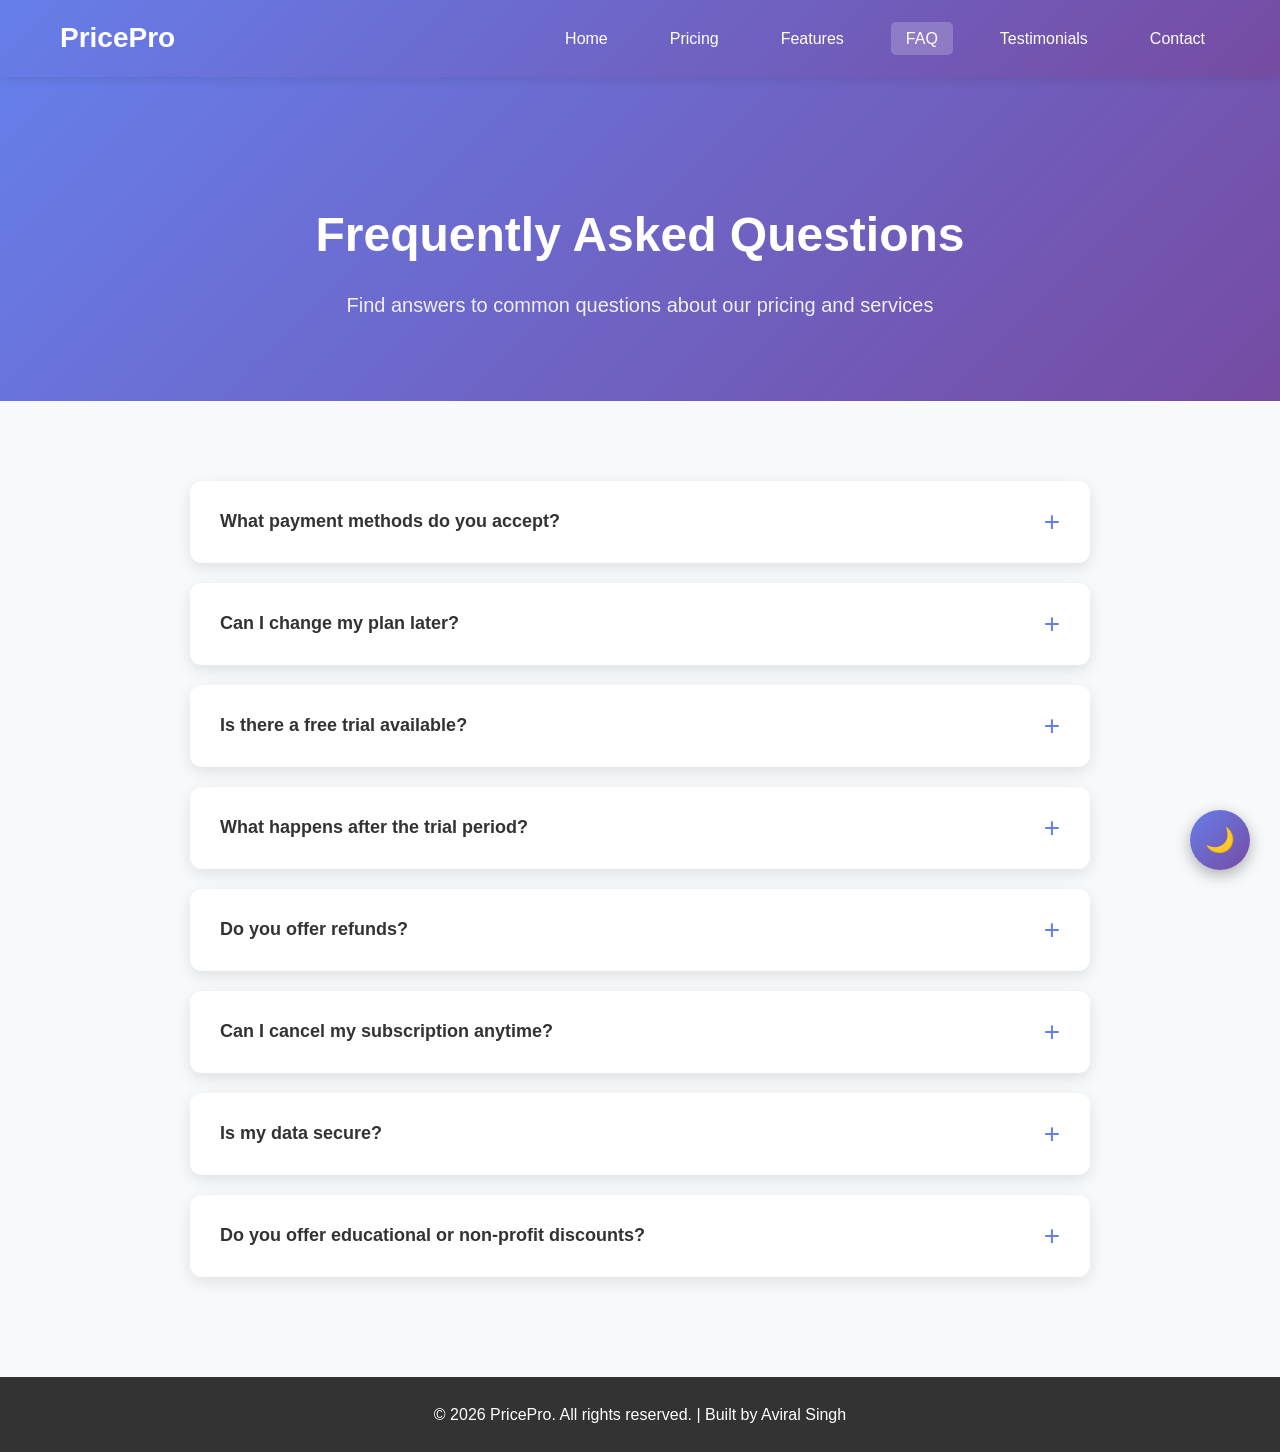
<file: HTML/faq.html>
<!DOCTYPE html>
<html lang="en">
<head>
    <meta charset="UTF-8">
    <meta name="viewport" content="width=device-width, initial-scale=1.0">
    <title>FAQ - PricePro</title>
    <link rel="stylesheet" href="/CSS/style.css">
    <link rel="stylesheet" href="/CSS/faq.css">
    <link rel="stylesheet" href="/CSS/dark-mode.css">
</head>
<body>
    <!-- Navigation -->
    <nav class="navbar">
        <div class="nav-container">
            <div class="logo">PricePro</div>
            <ul class="nav-menu" id="navMenu">
                <li><a href="/HTML/index.html">Home</a></li>
                <li><a href="/HTML/pricing.html">Pricing</a></li>
                <li><a href="/HTML/features.html">Features</a></li>
                <li><a href="/HTML/faq.html" class="active">FAQ</a></li>
                <li><a href="/HTML/testimonials.html">Testimonials</a></li>
                <li><a href="/HTML/contact.html">Contact</a></li>
            </ul>
            <div class="hamburger" id="hamburger">
                <span></span>
                <span></span>
                <span></span>
            </div>
        </div>
    </nav>

    <!-- FAQ Hero -->
    <section class="faq-hero">
        <h1>Frequently Asked Questions</h1>
        <p>Find answers to common questions about our pricing and services</p>
    </section>

    <!-- FAQ Section -->
    <section class="faq-section">
        <div class="container">
            <div class="faq-container">
                <!-- Question 1 -->
                <div class="faq-item">
                    <button class="faq-question">
                        <span>What payment methods do you accept?</span>
                        <span class="faq-icon">+</span>
                    </button>
                    <div class="faq-answer">
                        <p>We accept all major credit cards (Visa, MasterCard, American Express), PayPal, and bank transfers for annual plans. All payments are processed securely through our encrypted payment gateway.</p>
                    </div>
                </div>

                <!-- Question 2 -->
                <div class="faq-item">
                    <button class="faq-question">
                        <span>Can I change my plan later?</span>
                        <span class="faq-icon">+</span>
                    </button>
                    <div class="faq-answer">
                        <p>Yes! You can upgrade or downgrade your plan at any time. When upgrading, you'll be charged the prorated difference. When downgrading, the credit will be applied to your next billing cycle.</p>
                    </div>
                </div>

                <!-- Question 3 -->
                <div class="faq-item">
                    <button class="faq-question">
                        <span>Is there a free trial available?</span>
                        <span class="faq-icon">+</span>
                    </button>
                    <div class="faq-answer">
                        <p>Yes! We offer a 14-day free trial for all our plans. No credit card required. You can explore all features and decide which plan works best for you.</p>
                    </div>
                </div>

                <!-- Question 4 -->
                <div class="faq-item">
                    <button class="faq-question">
                        <span>What happens after the trial period?</span>
                        <span class="faq-icon">+</span>
                    </button>
                    <div class="faq-answer">
                        <p>After your trial ends, you'll need to select a paid plan to continue using our service. Your data will be preserved for 30 days if you choose not to subscribe immediately.</p>
                    </div>
                </div>

                <!-- Question 5 -->
                <div class="faq-item">
                    <button class="faq-question">
                        <span>Do you offer refunds?</span>
                        <span class="faq-icon">+</span>
                    </button>
                    <div class="faq-answer">
                        <p>We offer a 30-day money-back guarantee on all annual plans. If you're not satisfied within the first 30 days, contact our support team for a full refund.</p>
                    </div>
                </div>

                <!-- Question 6 -->
                <div class="faq-item">
                    <button class="faq-question">
                        <span>Can I cancel my subscription anytime?</span>
                        <span class="faq-icon">+</span>
                    </button>
                    <div class="faq-answer">
                        <p>Absolutely! You can cancel your subscription at any time from your account settings. You'll retain access until the end of your current billing period.</p>
                    </div>
                </div>

                <!-- Question 7 -->
                <div class="faq-item">
                    <button class="faq-question">
                        <span>Is my data secure?</span>
                        <span class="faq-icon">+</span>
                    </button>
                    <div class="faq-answer">
                        <p>Yes! We use bank-level 256-bit SSL encryption, regular security audits, and comply with GDPR and SOC 2 standards. Your data is backed up daily and stored in secure data centers.</p>
                    </div>
                </div>

                <!-- Question 8 -->
                <div class="faq-item">
                    <button class="faq-question">
                        <span>Do you offer educational or non-profit discounts?</span>
                        <span class="faq-icon">+</span>
                    </button>
                    <div class="faq-answer">
                        <p>Yes! We offer special discounts for educational institutions and registered non-profit organizations. Contact our sales team with your credentials for more information.</p>
                    </div>
                </div>
            </div>
        </div>
    </section>

    <!-- Footer -->
    <footer class="footer">
        <p>&copy; 2026 PricePro. All rights reserved. | Built by Aviral Singh</p>
    </footer>

    <!-- Dark Mode Toggle -->
    <button class="theme-toggle" id="themeToggle">🌙</button>

    <script src="/JAVASCRIPT/main.js"></script>
    <script src="/JAVASCRIPT/faq.js"></script>
    <script src="/JAVASCRIPT/dark-mode.js"></script>
</body>
</html>
</file>
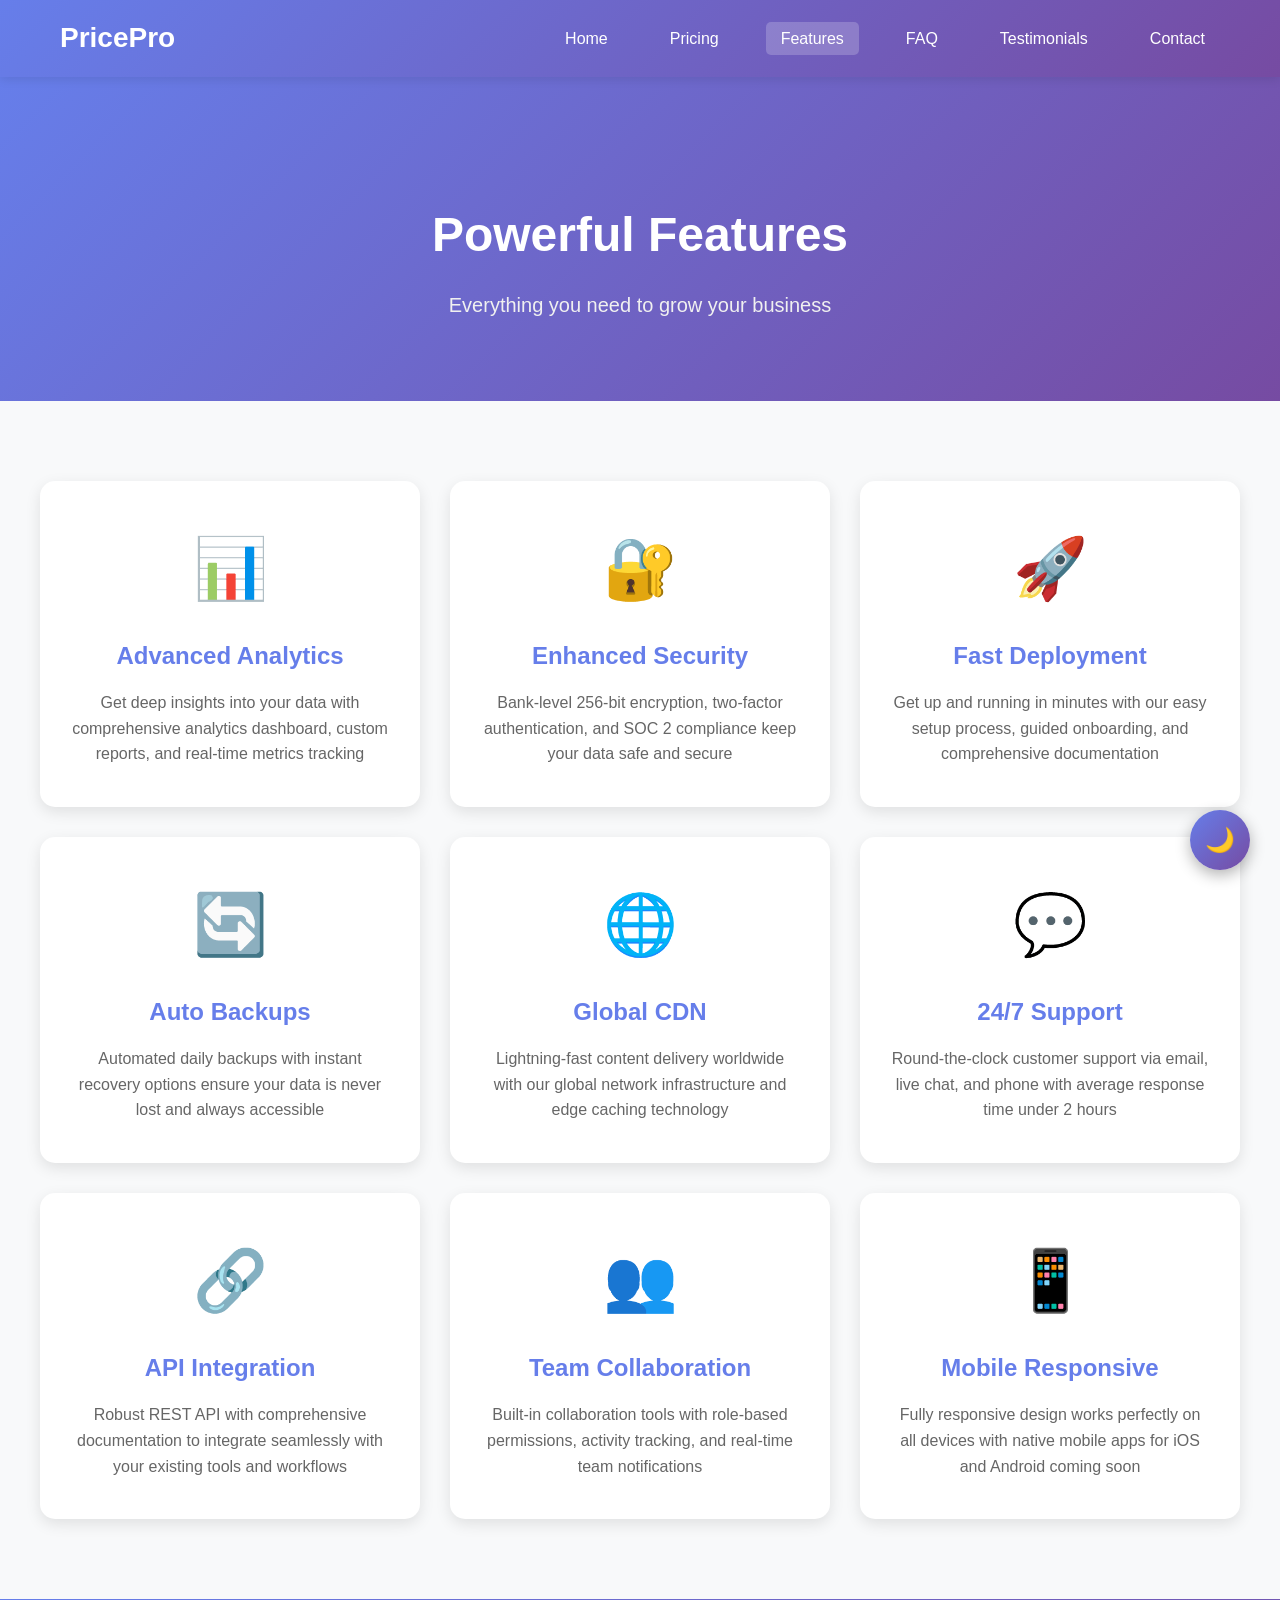
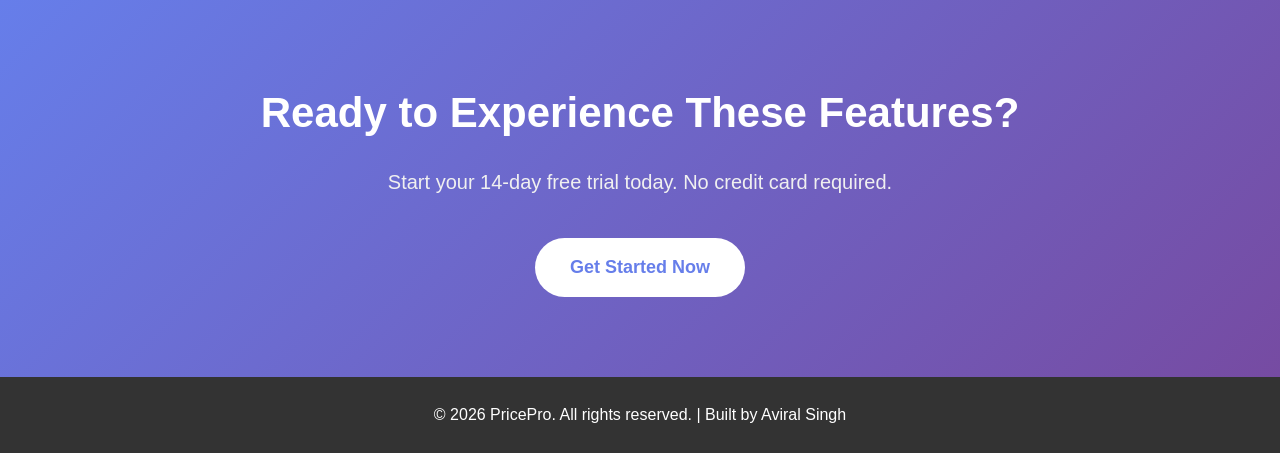
<file: HTML/features.html>
<!DOCTYPE html>
<html lang="en">
<head>
    <meta charset="UTF-8">
    <meta name="viewport" content="width=device-width, initial-scale=1.0">
    <title>Features - PricePro</title>
    <link rel="stylesheet" href="/CSS/style.css">
    <link rel="stylesheet" href="/CSS/features.css">
    <link rel="stylesheet" href="/CSS/dark-mode.css">
</head>
<body>
    <!-- Navigation -->
    <nav class="navbar">
        <div class="nav-container">
            <div class="logo">PricePro</div>
            <ul class="nav-menu" id="navMenu">
                <li><a href="/HTML/index.html">Home</a></li>
                <li><a href="/HTML/pricing.html">Pricing</a></li>
                <li><a href="/HTML/features.html" class="active">Features</a></li>
                <li><a href="/HTML/faq.html">FAQ</a></li>
                <li><a href="/HTML/testimonials.html">Testimonials</a></li>
                <li><a href="/HTML/contact.html">Contact</a></li>
            </ul>
            <div class="hamburger" id="hamburger">
                <span></span>
                <span></span>
                <span></span>
            </div>
        </div>
    </nav>

    <!-- Features Section -->
    <section class="features-hero">
        <h1>Powerful Features</h1>
        <p>Everything you need to grow your business</p>
    </section>

    <section class="features-section">
        <div class="container">
            <div class="features-grid">
                <div class="feature-card">
                    <div class="feature-icon">📊</div>
                    <h3>Advanced Analytics</h3>
                    <p>Get deep insights into your data with comprehensive analytics dashboard, custom reports, and real-time metrics tracking</p>
                </div>
                <div class="feature-card">
                    <div class="feature-icon">🔐</div>
                    <h3>Enhanced Security</h3>
                    <p>Bank-level 256-bit encryption, two-factor authentication, and SOC 2 compliance keep your data safe and secure</p>
                </div>
                <div class="feature-card">
                    <div class="feature-icon">🚀</div>
                    <h3>Fast Deployment</h3>
                    <p>Get up and running in minutes with our easy setup process, guided onboarding, and comprehensive documentation</p>
                </div>
                <div class="feature-card">
                    <div class="feature-icon">🔄</div>
                    <h3>Auto Backups</h3>
                    <p>Automated daily backups with instant recovery options ensure your data is never lost and always accessible</p>
                </div>
                <div class="feature-card">
                    <div class="feature-icon">🌐</div>
                    <h3>Global CDN</h3>
                    <p>Lightning-fast content delivery worldwide with our global network infrastructure and edge caching technology</p>
                </div>
                <div class="feature-card">
                    <div class="feature-icon">💬</div>
                    <h3>24/7 Support</h3>
                    <p>Round-the-clock customer support via email, live chat, and phone with average response time under 2 hours</p>
                </div>
                <div class="feature-card">
                    <div class="feature-icon">🔗</div>
                    <h3>API Integration</h3>
                    <p>Robust REST API with comprehensive documentation to integrate seamlessly with your existing tools and workflows</p>
                </div>
                <div class="feature-card">
                    <div class="feature-icon">👥</div>
                    <h3>Team Collaboration</h3>
                    <p>Built-in collaboration tools with role-based permissions, activity tracking, and real-time team notifications</p>
                </div>
                <div class="feature-card">
                    <div class="feature-icon">📱</div>
                    <h3>Mobile Responsive</h3>
                    <p>Fully responsive design works perfectly on all devices with native mobile apps for iOS and Android coming soon</p>
                </div>
            </div>
        </div>
    </section>

    <!-- CTA Section -->
    <section class="features-cta">
        <div class="container">
            <h2>Ready to Experience These Features?</h2>
            <p>Start your 14-day free trial today. No credit card required.</p>
            <a href="/HTML/pricing.html" class="btn-primary">Get Started Now</a>
        </div>
    </section>

    <!-- Footer -->
    <footer class="footer">
        <p>&copy; 2026 PricePro. All rights reserved. | Built by Aviral Singh</p>
    </footer>

    <!-- Dark Mode Toggle -->
    <button class="theme-toggle" id="themeToggle">🌙</button>

    <script src="/JAVASCRIPT/main.js"></script>
    <script src="/JAVASCRIPT/dark-mode.js"></script>
</body>
</html>
</file>
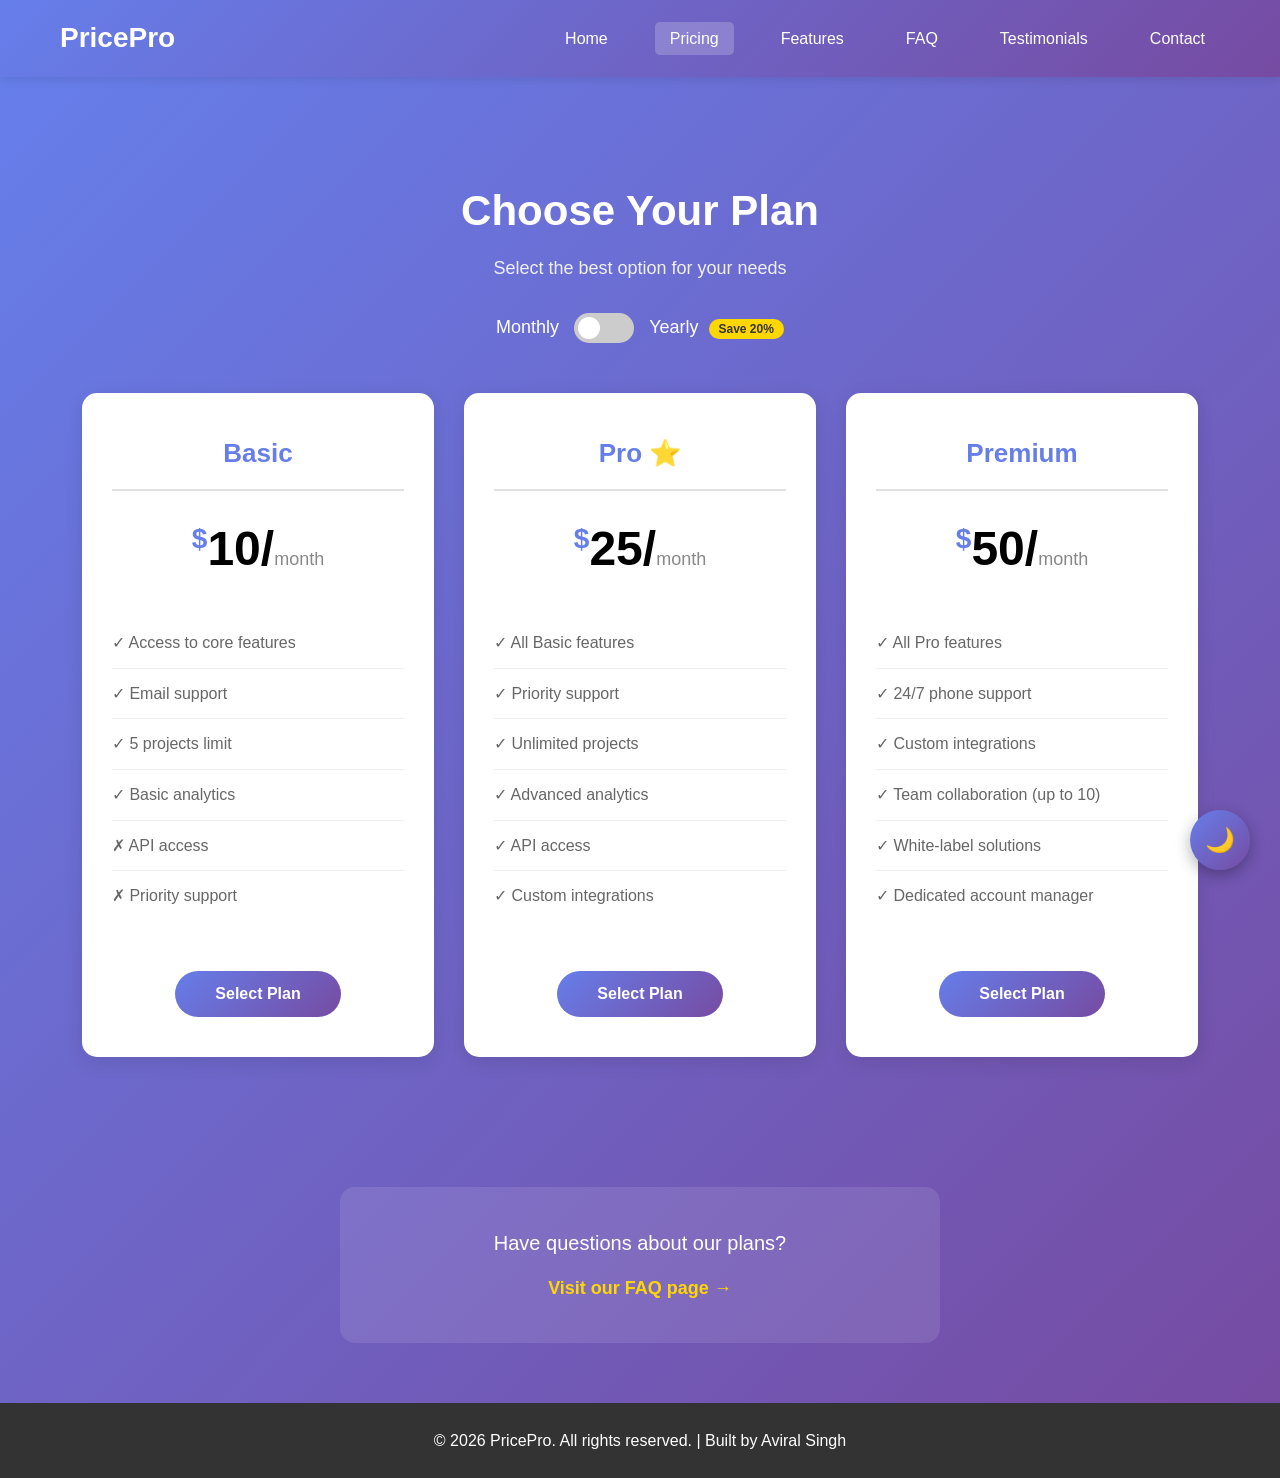
<file: HTML/pricing.html>
<!DOCTYPE html>
<html lang="en">
<head>
    <meta charset="UTF-8">
    <meta name="viewport" content="width=device-width, initial-scale=1.0">
    <title>Pricing Plans - PricePro</title>
    <link rel="stylesheet" href="/CSS/style.css">
    <link rel="stylesheet" href="/CSS/pricing.css">
    <link rel="stylesheet" href="/CSS/dark-mode.css">
</head>
<body>
    <!-- Navigation -->
    <nav class="navbar">
        <div class="nav-container">
            <div class="logo">PricePro</div>
            <ul class="nav-menu" id="navMenu">
                <li><a href="/HTML/index.html">Home</a></li>
                <li><a href="/HTML/pricing.html" class="active">Pricing</a></li>
                <li><a href="/HTML/features.html">Features</a></li>
                <li><a href="/HTML/faq.html">FAQ</a></li>
                <li><a href="/HTML/testimonials.html">Testimonials</a></li>
                <li><a href="/HTML/contact.html">Contact</a></li>
            </ul>
            <div class="hamburger" id="hamburger">
                <span></span>
                <span></span>
                <span></span>
            </div>
        </div>
    </nav>

    <!-- Pricing Section -->
    <div class="pricing-container">
        <h2>Choose Your Plan</h2>
        <h3>Select the best option for your needs</h3>
        
        <!-- Billing Toggle -->
        <div class="toggle-container">
            <span class="toggle-label">Monthly</span>
            <label class="switch">
                <input type="checkbox" id="billingToggle">
                <span class="slider"></span>
            </label>
            <span class="toggle-label">Yearly <span class="discount">Save 20%</span></span>
        </div>
        
        <div class="price-row">
            <!-- Basic Plan -->
            <div class="price-col" data-plan="basic">
                <p>Basic</p>
                <hr>
                <h3><span class="currency">$</span><span class="price" data-monthly="10" data-yearly="96">10</span>/<span class="period">month</span></h3>
                <ul>
                    <li>✓ Access to core features</li>
                    <li>✓ Email support</li>
                    <li>✓ 5 projects limit</li>
                    <li>✓ Basic analytics</li>
                    <li>✗ API access</li>
                    <li>✗ Priority support</li>
                </ul>
                <button class="select-btn">Select Plan</button>
            </div>
            
            <!-- Pro Plan -->
            <div class="price-col" data-plan="pro">
                <p>Pro ⭐</p>
                <hr>
                <h3><span class="currency">$</span><span class="price" data-monthly="25" data-yearly="240">25</span>/<span class="period">month</span></h3>
                <ul>
                    <li>✓ All Basic features</li>
                    <li>✓ Priority support</li>
                    <li>✓ Unlimited projects</li>
                    <li>✓ Advanced analytics</li>
                    <li>✓ API access</li>
                    <li>✓ Custom integrations</li>
                </ul>
                <button class="select-btn">Select Plan</button>
            </div>
            
            <!-- Premium Plan -->
            <div class="price-col" data-plan="premium">
                <p>Premium</p>
                <hr>
                <h3><span class="currency">$</span><span class="price" data-monthly="50" data-yearly="480">50</span>/<span class="period">month</span></h3>
                <ul>
                    <li>✓ All Pro features</li>
                    <li>✓ 24/7 phone support</li>
                    <li>✓ Custom integrations</li>
                    <li>✓ Team collaboration (up to 10)</li>
                    <li>✓ White-label solutions</li>
                    <li>✓ Dedicated account manager</li>
                </ul>
                <button class="select-btn">Select Plan</button>
            </div>
        </div>
        
        <!-- Selection Message -->
        <div class="selection-message" id="selectionMessage"></div>

        <!-- FAQ Link -->
        <div class="pricing-cta">
            <p>Have questions about our plans?</p>
            <a href="/HTML/faq.html" class="faq-link">Visit our FAQ page →</a>
        </div>
    </div>

    <!-- Footer -->
    <footer class="footer">
        <p>&copy; 2026 PricePro. All rights reserved. | Built by Aviral Singh</p>
    </footer>

    <!-- Dark Mode Toggle -->
    <button class="theme-toggle" id="themeToggle">🌙</button>

    <script src="/JAVASCRIPT/main.js"></script>
    <script src="/JAVASCRIPT/pricing.js"></script>
    <script src="/JAVASCRIPT/dark-mode.js"></script>
</body>
</html>
</file>
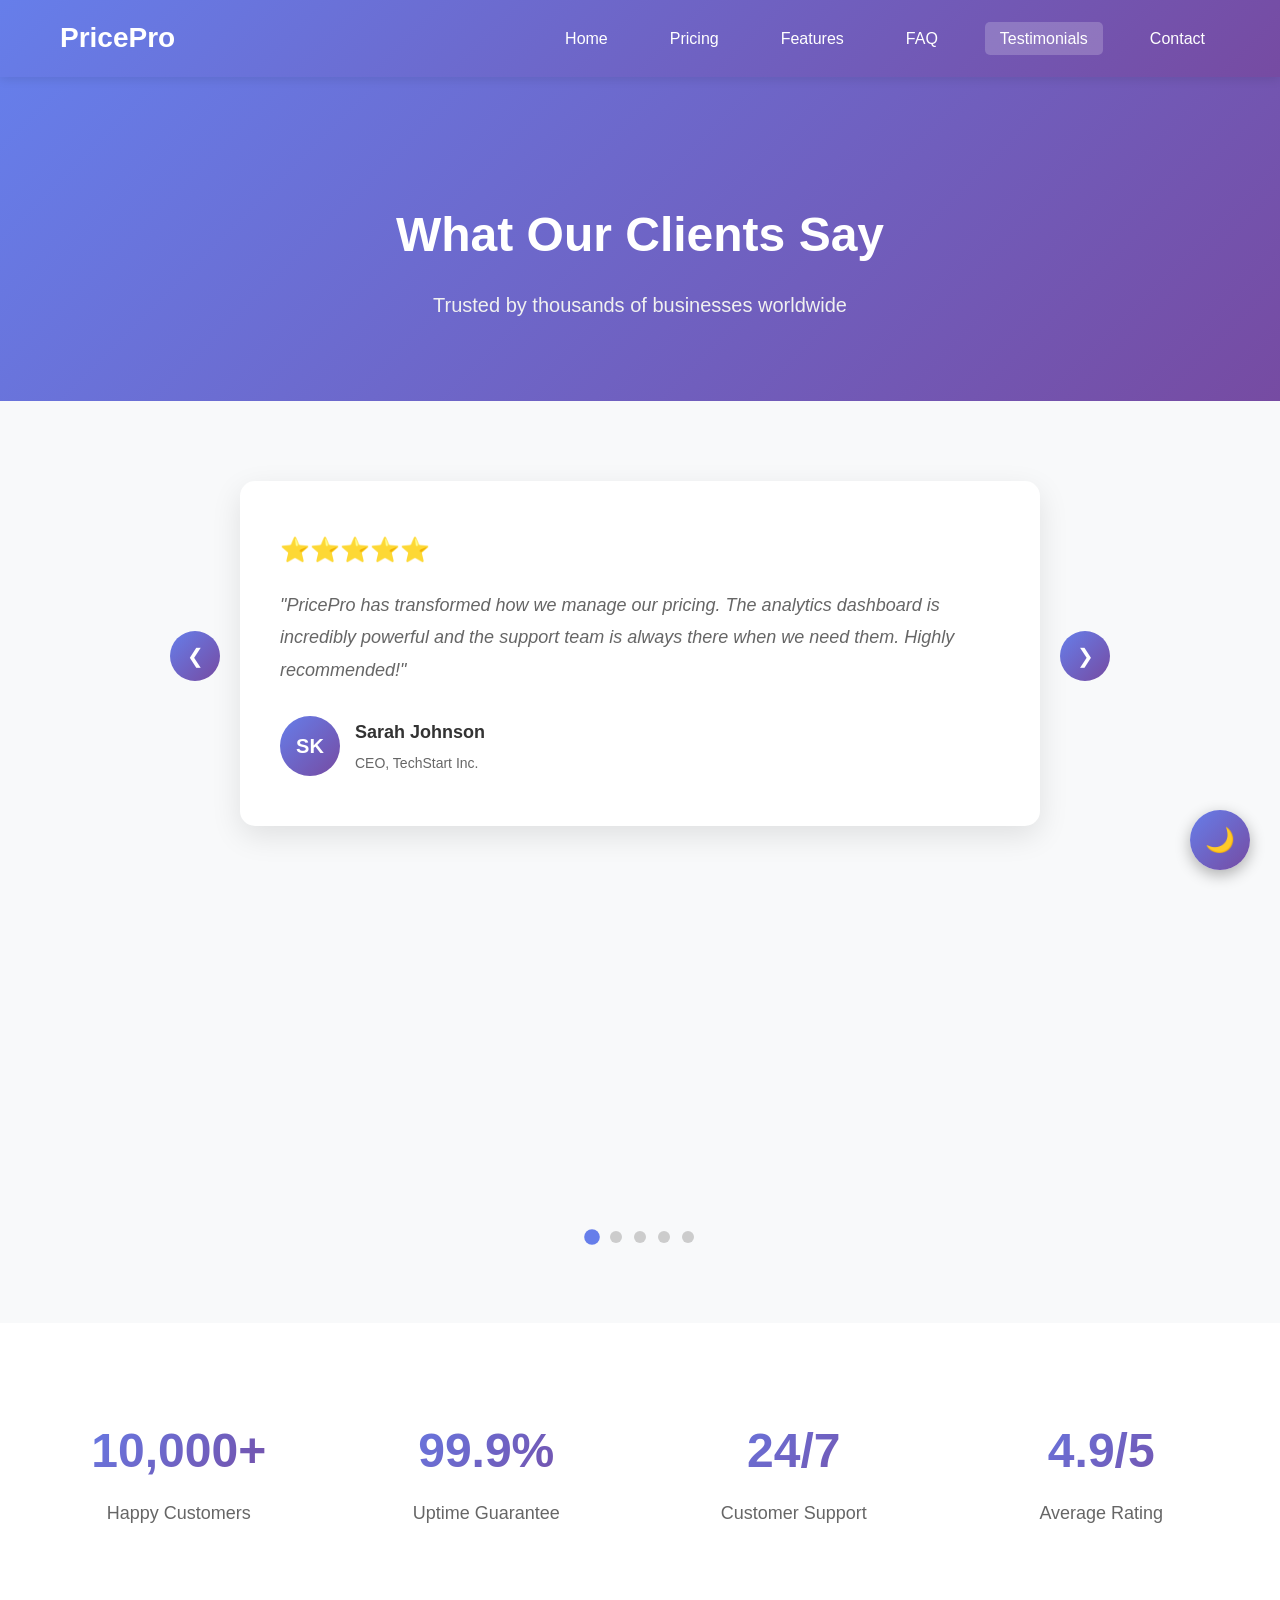
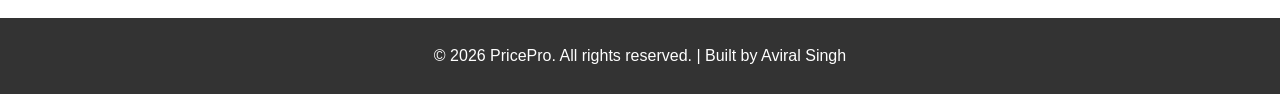
<file: HTML/testimonials.html>
<!DOCTYPE html>
<html lang="en">
<head>
    <meta charset="UTF-8">
    <meta name="viewport" content="width=device-width, initial-scale=1.0">
    <title>Testimonials - PricePro</title>
    <link rel="stylesheet" href="/CSS/style.css">
    <link rel="stylesheet" href="/CSS/testimonials.css">
    <link rel="stylesheet" href="/CSS/dark-mode.css">
</head>
<body>
    <!-- Navigation -->
    <nav class="navbar">
        <div class="nav-container">
            <div class="logo">PricePro</div>
            <ul class="nav-menu" id="navMenu">
                <li><a href="/HTML/index.html">Home</a></li>
                <li><a href="/HTML/pricing.html">Pricing</a></li>
                <li><a href="/HTML/features.html">Features</a></li>
                <li><a href="/HTML/faq.html">FAQ</a></li>
                <li><a href="/HTML/testimonials.html" class="active">Testimonials</a></li>
                <li><a href="/HTML/contact.html">Contact</a></li>
            </ul>
            <div class="hamburger" id="hamburger">
                <span></span>
                <span></span>
                <span></span>
            </div>
        </div>
    </nav>

    <!-- Testimonials Hero -->
    <section class="testimonials-hero">
        <h1>What Our Clients Say</h1>
        <p>Trusted by thousands of businesses worldwide</p>
    </section>

    <!-- Testimonials Slider -->
    <section class="testimonials-section">
        <div class="container">
            <div class="testimonials-slider">
                <button class="slider-btn prev-btn" id="prevBtn">❮</button>
                
                <div class="testimonial-card active">
                    <div class="stars">⭐⭐⭐⭐⭐</div>
                    <p class="testimonial-text">"PricePro has transformed how we manage our pricing. The analytics dashboard is incredibly powerful and the support team is always there when we need them. Highly recommended!"</p>
                    <div class="testimonial-author">
                        <div class="author-avatar">SK</div>
                        <div class="author-info">
                            <h4>Sarah Johnson</h4>
                            <p>CEO, TechStart Inc.</p>
                        </div>
                    </div>
                </div>

                <div class="testimonial-card">
                    <div class="stars">⭐⭐⭐⭐⭐</div>
                    <p class="testimonial-text">"The best pricing solution we've used. The interface is intuitive, features are comprehensive, and the ROI has been exceptional. We switched from our previous provider and couldn't be happier."</p>
                    <div class="testimonial-author">
                        <div class="author-avatar">MP</div>
                        <div class="author-info">
                            <h4>Michael Patel</h4>
                            <p>Founder, GrowthLabs</p>
                        </div>
                    </div>
                </div>

                <div class="testimonial-card">
                    <div class="stars">⭐⭐⭐⭐⭐</div>
                    <p class="testimonial-text">"Outstanding service and incredible value for money. The team collaboration features have made it so easy to work with our remote team. This is exactly what we needed!"</p>
                    <div class="testimonial-author">
                        <div class="author-avatar">EC</div>
                        <div class="author-info">
                            <h4>Emily Chen</h4>
                            <p>Marketing Director, CloudWave</p>
                        </div>
                    </div>
                </div>

                <div class="testimonial-card">
                    <div class="stars">⭐⭐⭐⭐⭐</div>
                    <p class="testimonial-text">"We've been using PricePro for over a year now and it's been a game changer. The automation features save us hours every week. The customer support is top-notch too!"</p>
                    <div class="testimonial-author">
                        <div class="author-avatar">RK</div>
                        <div class="author-info">
                            <h4>Rajesh Kumar</h4>
                            <p>COO, DataFlow Solutions</p>
                        </div>
                    </div>
                </div>

                <div class="testimonial-card">
                    <div class="stars">⭐⭐⭐⭐⭐</div>
                    <p class="testimonial-text">"Simple, powerful, and affordable. PricePro checks all the boxes. The onboarding process was smooth and we were up and running within minutes. Can't ask for more!"</p>
                    <div class="testimonial-author">
                        <div class="author-avatar">LD</div>
                        <div class="author-info">
                            <h4>Lisa Davidson</h4>
                            <p>Product Manager, InnovateCo</p>
                        </div>
                    </div>
                </div>

                <button class="slider-btn next-btn" id="nextBtn">❯</button>
            </div>

            <!-- Slider Indicators -->
            <div class="slider-indicators" id="indicators"></div>
        </div>
    </section>

    <!-- Stats Section -->
    <section class="stats-section">
        <div class="container">
            <div class="stats-grid">
                <div class="stat-card">
                    <h3>10,000+</h3>
                    <p>Happy Customers</p>
                </div>
                <div class="stat-card">
                    <h3>99.9%</h3>
                    <p>Uptime Guarantee</p>
                </div>
                <div class="stat-card">
                    <h3>24/7</h3>
                    <p>Customer Support</p>
                </div>
                <div class="stat-card">
                    <h3>4.9/5</h3>
                    <p>Average Rating</p>
                </div>
            </div>
        </div>
    </section>

    <!-- Footer -->
    <footer class="footer">
        <p>&copy; 2026 PricePro. All rights reserved. | Built by Aviral Singh</p>
    </footer>

    <!-- Dark Mode Toggle -->
    <button class="theme-toggle" id="themeToggle">🌙</button>

    <script src="/JAVASCRIPT/main.js"></script>
    <script src="/JAVASCRIPT/testimonials.js"></script>
    <script src="/JAVASCRIPT/dark-mode.js"></script>
</body>
</html>
</file>
<file: CSS/style.css>
* {
    margin: 0;
    padding: 0;
    box-sizing: border-box;
    font-family: 'Segoe UI', Tahoma, Geneva, Verdana, sans-serif;
}

:root {
    --bg-primary: #ffffff;
    --bg-secondary: #f8f9fa;
    --text-primary: #333333;
    --text-secondary: #666666;
    --card-bg: #ffffff;
    --border-color: #e0e0e0;
    --gradient-start: #667eea;
    --gradient-end: #764ba2;
}

body {
    line-height: 1.6;
    background-color: var(--bg-primary);
    color: var(--text-primary);
    transition: background-color 0.3s ease, color 0.3s ease;
}

/* Navigation */
.navbar {
    background: linear-gradient(135deg, var(--gradient-start) 0%, var(--gradient-end) 100%);
    padding: 1rem 0;
    position: sticky;
    top: 0;
    z-index: 1000;
    box-shadow: 0 2px 10px rgba(0, 0, 0, 0.1);
}

.nav-container {
    max-width: 1200px;
    margin: 0 auto;
    padding: 0 20px;
    display: flex;
    justify-content: space-between;
    align-items: center;
}

.logo {
    font-size: 28px;
    font-weight: 700;
    color: #ffffff;
    cursor: pointer;
    transition: transform 0.3s ease;
}

.logo:hover {
    transform: scale(1.05);
}

.nav-menu {
    display: flex;
    list-style: none;
    gap: 2rem;
}

.nav-menu a {
    color: #ffffff;
    text-decoration: none;
    font-size: 16px;
    font-weight: 500;
    transition: all 0.3s ease;
    padding: 8px 15px;
    border-radius: 5px;
}

.nav-menu a:hover,
.nav-menu a.active {
    background: rgba(255, 255, 255, 0.2);
}

.hamburger {
    display: none;
    flex-direction: column;
    cursor: pointer;
    gap: 5px;
}

.hamburger span {
    width: 25px;
    height: 3px;
    background: #ffffff;
    border-radius: 5px;
    transition: 0.3s;
}

.hamburger.active span:nth-child(1) {
    transform: rotate(45deg) translate(5px, 5px);
}

.hamburger.active span:nth-child(2) {
    opacity: 0;
}

.hamburger.active span:nth-child(3) {
    transform: rotate(-45deg) translate(7px, -6px);
}

/* Hero Section */
.hero {
    background: linear-gradient(135deg, var(--gradient-start) 0%, var(--gradient-end) 100%);
    min-height: 80vh;
    display: flex;
    align-items: center;
    justify-content: center;
    text-align: center;
    padding: 40px 20px;
}

.hero-content h1 {
    font-size: 56px;
    color: #ffffff;
    margin-bottom: 20px;
    animation: fadeInUp 0.8s ease;
}

.hero-content p {
    font-size: 22px;
    color: #f0f0f0;
    margin-bottom: 40px;
    animation: fadeInUp 1s ease;
}

.hero-buttons {
    display: flex;
    gap: 20px;
    justify-content: center;
    flex-wrap: wrap;
    animation: fadeInUp 1.2s ease;
}

.btn-primary, .btn-secondary {
    padding: 15px 35px;
    font-size: 18px;
    font-weight: 600;
    border-radius: 30px;
    text-decoration: none;
    transition: all 0.3s ease;
    display: inline-block;
}

.btn-primary {
    background: #ffffff;
    color: #667eea;
}

.btn-primary:hover {
    background: #ffd700;
    color: #333;
    transform: translateY(-3px);
    box-shadow: 0 10px 20px rgba(0, 0, 0, 0.2);
}

.btn-secondary {
    background: transparent;
    color: #ffffff;
    border: 2px solid #ffffff;
}

.btn-secondary:hover {
    background: #ffffff;
    color: #667eea;
}

/* About Section */
.about {
    padding: 80px 20px;
    background: var(--bg-secondary);
}

.container {
    max-width: 1200px;
    margin: 0 auto;
}

.about h2 {
    text-align: center;
    font-size: 42px;
    color: var(--text-primary);
    margin-bottom: 50px;
}

.about-grid {
    display: grid;
    grid-template-columns: repeat(auto-fit, minmax(280px, 1fr));
    gap: 30px;
}

.about-card {
    background: var(--card-bg);
    padding: 40px 30px;
    border-radius: 15px;
    text-align: center;
    box-shadow: 0 5px 15px rgba(0, 0, 0, 0.1);
    transition: transform 0.3s ease, box-shadow 0.3s ease;
}

.about-card:hover {
    transform: translateY(-10px);
    box-shadow: 0 15px 30px rgba(0, 0, 0, 0.15);
}

.icon {
    font-size: 60px;
    margin-bottom: 20px;
}

.about-card h3 {
    font-size: 24px;
    color: #667eea;
    margin-bottom: 15px;
}

.about-card p {
    color: var(--text-secondary);
    font-size: 16px;
    line-height: 1.6;
}

/* CTA Section */
.cta-section {
    padding: 80px 20px;
    background: linear-gradient(135deg, var(--gradient-start) 0%, var(--gradient-end) 100%);
    text-align: center;
}

.cta-content h2 {
    font-size: 42px;
    color: #ffffff;
    margin-bottom: 20px;
}

.cta-content p {
    font-size: 20px;
    color: #f0f0f0;
    margin-bottom: 40px;
}

.cta-buttons {
    display: flex;
    gap: 20px;
    justify-content: center;
    flex-wrap: wrap;
}

/* Footer */
.footer {
    background: #333;
    color: #ffffff;
    text-align: center;
    padding: 25px 20px;
    margin-top: auto;
}

/* Animations */
@keyframes fadeInUp {
    from {
        opacity: 0;
        transform: translateY(30px);
    }
    to {
        opacity: 1;
        transform: translateY(0);
    }
}

/* Responsive */
@media (max-width: 768px) {
    .hamburger {
        display: flex;
    }

    .nav-menu {
        position: absolute;
        top: 70px;
        left: -100%;
        flex-direction: column;
        background: linear-gradient(135deg, var(--gradient-start) 0%, var(--gradient-end) 100%);
        width: 100%;
        padding: 20px;
        transition: 0.3s;
        gap: 0;
        box-shadow: 0 5px 15px rgba(0, 0, 0, 0.2);
    }

    .nav-menu.active {
        left: 0;
    }

    .nav-menu li {
        margin: 10px 0;
    }

    .hero-content h1 {
        font-size: 36px;
    }

    .hero-content p {
        font-size: 18px;
    }

    .about h2, .cta-content h2 {
        font-size: 32px;
    }
}
</file>
<file: CSS/dark-mode.css>
/* Dark Mode Variables */
:root {
    --bg-primary: #ffffff;
    --bg-secondary: #f8f9fa;
    --text-primary: #333333;
    --text-secondary: #666666;
    --card-bg: #ffffff;
    --border-color: #e0e0e0;
    --gradient-start: #667eea;
    --gradient-end: #764ba2;
}

[data-theme="dark"] {
    --bg-primary: #1a1a2e;
    --bg-secondary: #16213e;
    --text-primary: #eaeaea;
    --text-secondary: #b8b8b8;
    --card-bg: #0f3460;
    --border-color: #2c3e50;
    --gradient-start: #4e54c8;
    --gradient-end: #8f94fb;
}

body {
    background-color: var(--bg-primary);
    color: var(--text-primary);
    transition: background-color 0.3s ease, color 0.3s ease;
}

.about, .features-section, .contact-section {
    background: var(--bg-secondary) !important;
}

.about-card, .feature-card, .price-col, .contact-info, .contact-form {
    background: var(--card-bg) !important;
    color: var(--text-primary) !important;
}

.about-card p, .feature-card p, .price-col ul li {
    color: var(--text-secondary) !important;
}

/* Dark Mode Toggle Button */
.theme-toggle {
    position: fixed;
    bottom: 30px;
    right: 30px;
    width: 60px;
    height: 60px;
    border-radius: 50%;
    background: linear-gradient(135deg, var(--gradient-start), var(--gradient-end));
    border: none;
    cursor: pointer;
    box-shadow: 0 5px 15px rgba(0, 0, 0, 0.3);
    z-index: 999;
    transition: transform 0.3s ease;
    display: flex;
    align-items: center;
    justify-content: center;
    font-size: 24px;
}

.theme-toggle:hover {
    transform: scale(1.1) rotate(15deg);
}

.theme-toggle:active {
    transform: scale(0.95);
}

/* Dark mode specific pricing adjustments */
[data-theme="dark"] .price-col h3 {
    color: #ffffff !important;
}

[data-theme="dark"] .price-col .price {
    color: #ffffff !important;
}

[data-theme="dark"] .price-col .currency {
    color: #8f94fb !important;
}

[data-theme="dark"] .price-col .period {
    color: #b8b8b8 !important;
}

[data-theme="dark"] hr {
    border-top: 2px solid #2c3e50;
}

[data-theme="dark"] .price-col p {
    color: #8f94fb !important;
}

/* Responsive dark mode toggle */
@media (max-width: 768px) {
    .theme-toggle {
        width: 50px;
        height: 50px;
        font-size: 20px;
        bottom: 20px;
        right: 20px;
    }
}
</file>
<file: CSS/contact.css>
.contact-hero {
    background: linear-gradient(135deg, #667eea 0%, #764ba2 100%);
    padding: 120px 20px 80px;
    text-align: center;
}

.contact-hero h1 {
    font-size: 48px;
    color: #ffffff;
    margin-bottom: 15px;
}

.contact-hero p {
    font-size: 20px;
    color: #f0f0f0;
}

.contact-section {
    padding: 80px 20px;
    background: #f8f9fa;
}

.contact-wrapper {
    display: grid;
    grid-template-columns: repeat(auto-fit, minmax(300px, 1fr));
    gap: 50px;
    max-width: 1200px;
    margin: 0 auto;
}

.contact-info {
    background: #ffffff;
    padding: 40px;
    border-radius: 15px;
    box-shadow: 0 5px 15px rgba(0, 0, 0, 0.1);
}

.contact-info h2 {
    font-size: 28px;
    color: #333;
    margin-bottom: 30px;
}

.info-item {
    display: flex;
    align-items: flex-start;
    gap: 15px;
    margin-bottom: 25px;
}

.info-icon {
    font-size: 30px;
    background: linear-gradient(135deg, #667eea 0%, #764ba2 100%);
    width: 50px;
    height: 50px;
    display: flex;
    align-items: center;
    justify-content: center;
    border-radius: 10px;
}

.info-item h4 {
    font-size: 18px;
    color: #667eea;
    margin-bottom: 5px;
}

.info-item p {
    color: #666;
    font-size: 16px;
}

.contact-form {
    background: #ffffff;
    padding: 40px;
    border-radius: 15px;
    box-shadow: 0 5px 15px rgba(0, 0, 0, 0.1);
}

.contact-form h2 {
    font-size: 28px;
    color: #333;
    margin-bottom: 30px;
}

.form-group {
    margin-bottom: 20px;
}

.form-group input,
.form-group textarea {
    width: 100%;
    padding: 15px;
    border: 2px solid #e0e0e0;
    border-radius: 8px;
    font-size: 16px;
    transition: border-color 0.3s ease;
}

.form-group input:focus,
.form-group textarea:focus {
    outline: none;
    border-color: #667eea;
}

.submit-btn {
    background: linear-gradient(135deg, #667eea 0%, #764ba2 100%);
    color: white;
    border: none;
    padding: 15px 40px;
    font-size: 16px;
    font-weight: 600;
    border-radius: 25px;
    cursor: pointer;
    transition: all 0.3s ease;
}

.submit-btn:hover {
    transform: scale(1.05);
    box-shadow: 0 10px 20px rgba(0, 0, 0, 0.2);
}

.form-message {
    margin-top: 20px;
    padding: 15px;
    border-radius: 8px;
    text-align: center;
    font-weight: 600;
    opacity: 0;
    transition: opacity 0.3s ease;
}

.form-message.show {
    opacity: 1;
}

.form-message.success {
    background: #d4edda;
    color: #155724;
}

.form-message.error {
    background: #f8d7da;
    color: #721c24;
}

@media (max-width: 768px) {
    .contact-hero h1 {
        font-size: 36px;
    }
    
    .contact-wrapper {
        grid-template-columns: 1fr;
    }
}

.contact-desc {
    color: var(--text-secondary);
    margin-bottom: 30px;
    line-height: 1.6;
}
</file>
<file: CSS/faq.css>
.faq-hero {
    background: linear-gradient(135deg, #667eea 0%, #764ba2 100%);
    padding: 120px 20px 80px;
    text-align: center;
}

.faq-hero h1 {
    font-size: 48px;
    color: #ffffff;
    margin-bottom: 15px;
}

.faq-hero p {
    font-size: 20px;
    color: #f0f0f0;
}

.faq-section {
    padding: 80px 20px;
    background: var(--bg-secondary);
}

.faq-container {
    max-width: 900px;
    margin: 0 auto;
}

.faq-item {
    background: var(--card-bg);
    border-radius: 12px;
    margin-bottom: 20px;
    box-shadow: 0 5px 15px rgba(0, 0, 0, 0.1);
    overflow: hidden;
    transition: all 0.3s ease;
}

.faq-item:hover {
    box-shadow: 0 8px 25px rgba(0, 0, 0, 0.15);
}

.faq-question {
    width: 100%;
    background: none;
    border: none;
    padding: 25px 30px;
    text-align: left;
    font-size: 18px;
    font-weight: 600;
    color: var(--text-primary);
    cursor: pointer;
    display: flex;
    justify-content: space-between;
    align-items: center;
    transition: background 0.3s ease;
}

.faq-question:hover {
    background: rgba(102, 126, 234, 0.05);
}

.faq-icon {
    font-size: 28px;
    font-weight: 300;
    color: #667eea;
    transition: transform 0.3s ease;
}

.faq-item.active .faq-icon {
    transform: rotate(45deg);
}

.faq-answer {
    max-height: 0;
    overflow: hidden;
    transition: max-height 0.4s ease, padding 0.4s ease;
    padding: 0 30px;
}

.faq-item.active .faq-answer {
    max-height: 500px;
    padding: 0 30px 25px 30px;
}

.faq-answer p {
    color: var(--text-secondary);
    line-height: 1.8;
    font-size: 16px;
}

@media (max-width: 768px) {
    .faq-hero h1 {
        font-size: 36px;
    }

    .faq-question {
        font-size: 16px;
        padding: 20px;
    }

    .faq-answer p {
        font-size: 15px;
    }
}
</file>
<file: CSS/features.css>
.features-hero {
    background: linear-gradient(135deg, #667eea 0%, #764ba2 100%);
    padding: 120px 20px 80px;
    text-align: center;
}

.features-hero h1 {
    font-size: 48px;
    color: #ffffff;
    margin-bottom: 15px;
}

.features-hero p {
    font-size: 20px;
    color: #f0f0f0;
}

.features-section {
    padding: 80px 20px;
    background: #f8f9fa;
}

.features-grid {
    display: grid;
    grid-template-columns: repeat(auto-fit, minmax(300px, 1fr));
    gap: 30px;
}

.feature-card {
    background: #ffffff;
    padding: 40px 30px;
    border-radius: 15px;
    text-align: center;
    box-shadow: 0 5px 15px rgba(0, 0, 0, 0.1);
    transition: all 0.3s ease;
}

.feature-card:hover {
    transform: translateY(-10px);
    box-shadow: 0 15px 30px rgba(0, 0, 0, 0.2);
}

.feature-icon {
    font-size: 60px;
    margin-bottom: 20px;
}

.feature-card h3 {
    font-size: 24px;
    color: #667eea;
    margin-bottom: 15px;
}

.feature-card p {
    color: #666;
    font-size: 16px;
    line-height: 1.6;
}

@media (max-width: 768px) {
    .features-hero h1 {
        font-size: 36px;
    }
}

/* Features CTA */
.features-cta {
    padding: 80px 20px;
    background: linear-gradient(135deg, #667eea 0%, #764ba2 100%);
    text-align: center;
}

.features-cta h2 {
    font-size: 42px;
    color: #ffffff;
    margin-bottom: 20px;
}

.features-cta p {
    font-size: 20px;
    color: #f0f0f0;
    margin-bottom: 40px;
}

@media (max-width: 768px) {
    .features-cta h2 {
        font-size: 32px;
    }
}
</file>
<file: CSS/pricing.css>
.pricing-container {
    width: 100%;
    min-height: 100vh;
    background: linear-gradient(135deg, #667eea 0%, #764ba2 100%);
    padding: 100px 20px 60px;
}

.pricing-container h2 {
    color: #ffffff;
    font-size: 42px;
    text-align: center;
    margin-bottom: 10px;
}

.pricing-container h3 {
    text-align: center;
    font-size: 18px;
    color: #f0f0f0;
    margin-bottom: 30px;
    font-weight: 400;
}

/* Toggle Switch */
.toggle-container {
    display: flex;
    align-items: center;
    justify-content: center;
    gap: 15px;
    margin-bottom: 50px;
}

.toggle-label {
    color: #ffffff;
    font-size: 18px;
    font-weight: 500;
}

.discount {
    background: #ffd700;
    color: #333;
    padding: 3px 10px;
    border-radius: 12px;
    font-size: 12px;
    font-weight: 700;
    margin-left: 5px;
}

.switch {
    position: relative;
    display: inline-block;
    width: 60px;
    height: 30px;
}

.switch input {
    opacity: 0;
    width: 0;
    height: 0;
}

.slider {
    position: absolute;
    cursor: pointer;
    top: 0;
    left: 0;
    right: 0;
    bottom: 0;
    background-color: #ccc;
    transition: 0.4s;
    border-radius: 30px;
}

.slider:before {
    position: absolute;
    content: "";
    height: 22px;
    width: 22px;
    left: 4px;
    bottom: 4px;
    background-color: white;
    transition: 0.4s;
    border-radius: 50%;
}

input:checked + .slider {
    background-color: #ffd700;
}

input:checked + .slider:before {
    transform: translateX(30px);
}

/* Price Cards - ALL IDENTICAL */
.price-row {
    width: 90%;
    max-width: 1200px;
    margin: auto;
    display: grid;
    grid-template-columns: repeat(auto-fit, minmax(300px, 1fr));
    grid-gap: 30px;
}

.price-col {
    background: #ffffff;
    padding: 40px 30px;
    border-radius: 15px;
    color: #333;
    text-align: center;
    transition: transform 0.3s ease, box-shadow 0.3s ease;
    box-shadow: 0 5px 20px rgba(0, 0, 0, 0.1);
}

.price-col:hover {
    transform: translateY(-10px) scale(1.02);
    box-shadow: 0 15px 40px rgba(0, 0, 0, 0.25);
}

.price-col.selected {
    border: 3px solid #ffd700;
    transform: scale(1.05);
}

.price-col p {
    font-size: 26px;
    font-weight: 600;
    color: #667eea;
    margin-bottom: 15px;
}

hr {
    border: none;
    border-top: 2px solid #e0e0e0;
    margin-bottom: 20px;
}

.price-col h3 {
    font-size: 48px;
    color: #000000;
    margin: 20px 0;
    font-weight: 700;
}

.currency {
    font-size: 28px;
    vertical-align: super;
    color: #667eea;
}

.price {
    transition: all 0.5s ease;
    color: #000000;
}

.period {
    font-size: 18px;
    color: #888;
    font-weight: 400;
}

.price-col ul {
    list-style: none;
    margin: 30px 0;
    text-align: left;
}

.price-col ul li {
    padding: 12px 0;
    font-size: 16px;
    color: #555;
    border-bottom: 1px solid #f0f0f0;
}

.price-col ul li:last-child {
    border-bottom: none;
}

.select-btn {
    background: linear-gradient(135deg, #667eea 0%, #764ba2 100%);
    border: none;
    border-radius: 25px;
    color: white;
    padding: 14px 40px;
    font-size: 16px;
    font-weight: 600;
    cursor: pointer;
    margin-top: 20px;
    transition: all 0.3s ease;
}

.select-btn:hover {
    background: linear-gradient(135deg, #764ba2 0%, #667eea 100%);
    transform: scale(1.05);
}

.select-btn:active {
    transform: scale(0.98);
}

/* Selection Message */
.selection-message {
    text-align: center;
    color: #ffffff;
    font-size: 22px;
    font-weight: 600;
    margin-top: 40px;
    min-height: 30px;
    opacity: 0;
    transition: opacity 0.3s ease;
}

.selection-message.show {
    opacity: 1;
}

/* Pricing CTA */
.pricing-cta {
    text-align: center;
    margin-top: 60px;
    padding: 40px 20px;
    background: rgba(255, 255, 255, 0.1);
    border-radius: 15px;
    max-width: 600px;
    margin-left: auto;
    margin-right: auto;
}

.pricing-cta p {
    font-size: 20px;
    color: #ffffff;
    margin-bottom: 15px;
}

.faq-link {
    display: inline-block;
    color: #ffd700;
    font-size: 18px;
    font-weight: 600;
    text-decoration: none;
    transition: all 0.3s ease;
}

.faq-link:hover {
    color: #ffffff;
    transform: translateX(5px);
}

/* Responsive Design */
@media (max-width: 768px) {
    .pricing-container {
        padding: 80px 20px 40px;
    }

    .pricing-container h2 {
        font-size: 32px;
    }
    
    .price-col h3 {
        font-size: 40px;
    }

    .price-row {
        grid-gap: 20px;
        grid-template-columns: 1fr;
    }

    .toggle-label {
        font-size: 16px;
    }

    .toggle-container {
        gap: 10px;
    }

    .price-col {
        padding: 30px 20px;
    }

    .selection-message {
        font-size: 18px;
    }
}

@media (max-width: 480px) {
    .pricing-container h2 {
        font-size: 28px;
    }

    .price-col h3 {
        font-size: 36px;
    }

    .price-col p {
        font-size: 22px;
    }

    .select-btn {
        padding: 12px 30px;
        font-size: 15px;
    }
}
</file>
<file: CSS/testimonials.css>
.testimonials-hero {
    background: linear-gradient(135deg, #667eea 0%, #764ba2 100%);
    padding: 120px 20px 80px;
    text-align: center;
}

.testimonials-hero h1 {
    font-size: 48px;
    color: #ffffff;
    margin-bottom: 15px;
}

.testimonials-hero p {
    font-size: 20px;
    color: #f0f0f0;
}

.testimonials-section {
    padding: 80px 20px;
    background: var(--bg-secondary);
}

.testimonials-slider {
    position: relative;
    max-width: 800px;
    margin: 0 auto;
    min-height: 350px;
}

.testimonial-card {
    background: var(--card-bg);
    padding: 50px 40px;
    border-radius: 15px;
    box-shadow: 0 10px 30px rgba(0, 0, 0, 0.1);
    position: absolute;
    top: 0;
    left: 0;
    width: 100%;
    opacity: 0;
    transform: translateX(100px);
    transition: all 0.5s ease;
    pointer-events: none;
}

.testimonial-card.active {
    opacity: 1;
    transform: translateX(0);
    pointer-events: all;
}

.stars {
    font-size: 24px;
    margin-bottom: 20px;
    color: #ffd700;
}

.testimonial-text {
    font-size: 18px;
    line-height: 1.8;
    color: var(--text-secondary);
    margin-bottom: 30px;
    font-style: italic;
}

.testimonial-author {
    display: flex;
    align-items: center;
    gap: 15px;
}

.author-avatar {
    width: 60px;
    height: 60px;
    border-radius: 50%;
    background: linear-gradient(135deg, #667eea, #764ba2);
    display: flex;
    align-items: center;
    justify-content: center;
    color: white;
    font-weight: 700;
    font-size: 20px;
}

.author-info h4 {
    font-size: 18px;
    color: var(--text-primary);
    margin-bottom: 5px;
}

.author-info p {
    font-size: 14px;
    color: var(--text-secondary);
}

.slider-btn {
    position: absolute;
    top: 50%;
    transform: translateY(-50%);
    background: linear-gradient(135deg, #667eea, #764ba2);
    color: white;
    border: none;
    width: 50px;
    height: 50px;
    border-radius: 50%;
    font-size: 20px;
    cursor: pointer;
    transition: all 0.3s ease;
    z-index: 10;
}

.slider-btn:hover {
    transform: translateY(-50%) scale(1.1);
    box-shadow: 0 5px 15px rgba(0, 0, 0, 0.2);
}

.prev-btn {
    left: -70px;
}

.next-btn {
    right: -70px;
}

.slider-indicators {
    display: flex;
    justify-content: center;
    gap: 12px;
    margin-top: 400px;
}

.indicator {
    width: 12px;
    height: 12px;
    border-radius: 50%;
    background: #ccc;
    cursor: pointer;
    transition: all 0.3s ease;
}

.indicator.active {
    background: #667eea;
    transform: scale(1.3);
}

/* Stats Section */
.stats-section {
    padding: 60px 20px;
    background: var(--bg-primary);
}

.stats-grid {
    display: grid;
    grid-template-columns: repeat(auto-fit, minmax(200px, 1fr));
    gap: 30px;
    max-width: 1200px;
    margin: 0 auto;
}

.stat-card {
    text-align: center;
    padding: 30px;
}

.stat-card h3 {
    font-size: 48px;
    background: linear-gradient(135deg, #667eea, #764ba2);
    -webkit-background-clip: text;
    -webkit-text-fill-color: transparent;
    background-clip: text;
    margin-bottom: 10px;
}

.stat-card p {
    font-size: 18px;
    color: var(--text-secondary);
    font-weight: 500;
}

@media (max-width: 768px) {
    .testimonials-hero h1 {
        font-size: 36px;
    }

    .testimonial-card {
        padding: 30px 25px;
    }

    .testimonial-text {
        font-size: 16px;
    }

    .prev-btn {
        left: 10px;
    }

    .next-btn {
        right: 10px;
    }

    .slider-btn {
        width: 40px;
        height: 40px;
        font-size: 16px;
    }

    .slider-indicators {
        margin-top: 420px;
    }

    .stat-card h3 {
        font-size: 36px;
    }
}
</file>
